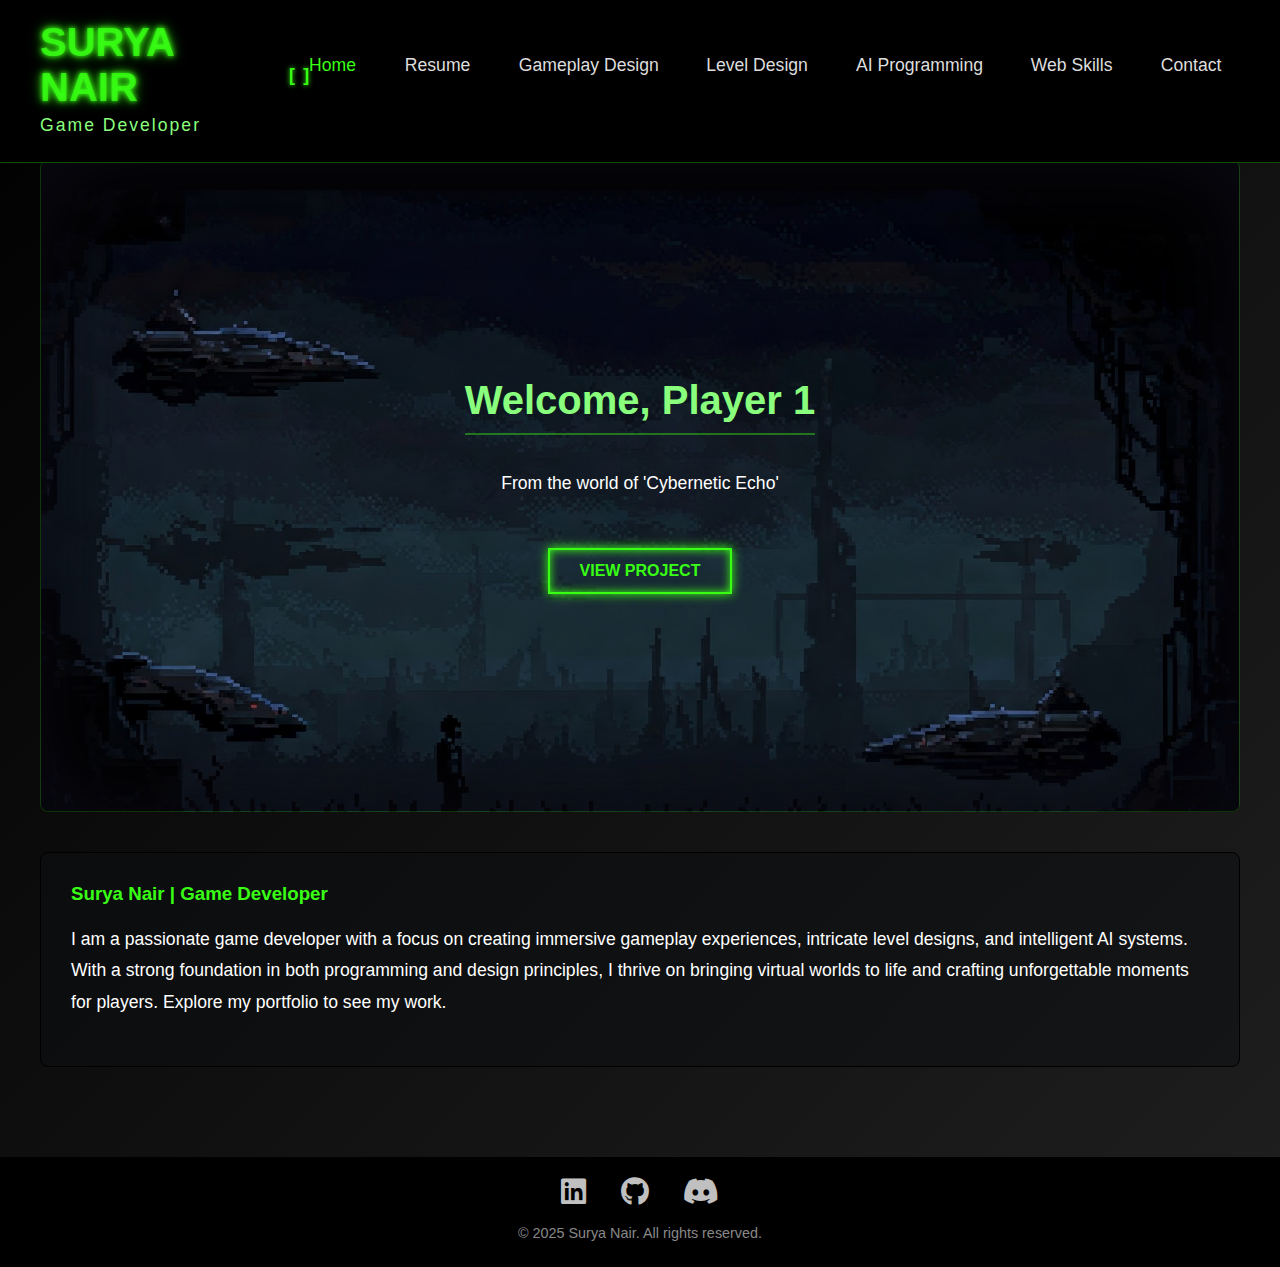
<file: index.html>
<!-- index page Code -->
<!DOCTYPE html>
<html lang="en">
<head>
    <meta charset="UTF-8">
    <meta name="description" content="Surya Nair's portfolio showcasing game development skills in gameplay design, level design, AI programming, and web development.">
    <meta name="keywords" content="Game Developer, Gameplay Design, Level Design, AI Programming, Web Development, Portfolio">
    <meta name="author" content="Surya Nair">
    <meta name="viewport" content="width=device-width, initial-scale=1.0">
    <title>Surya Nair - Game Developer Portfolio</title>
    <!-- The stylesheet link points to the CSS folder at the root level -->
    <link rel="stylesheet" href="CSS/style.css">
    <!-- Website Logo link (Favicon) -->
    <link rel="icon" href="Images/Favicon.png" type="image/png">
</head>

<body>

    <!-- Standard Container class allows for consistent styling -->
    <div class="container">
        <header>
            <div class="logo-container">
                <h1 class="logo-text" data-text="SURYA NAIR">SURYA NAIR</h1> <!-- The 'data-text' attribute is used by CSS for the glitch effect. -->
                <p class="sub-logo-text">Game Developer</p>
            </div>
            <nav>
                <ul>
                    <!-- Links from the index page point directly to other HTML files -->
                    <li><a href="index.html" data-page="home">Home</a></li>
                    <li><a href="Pages/SN_A4_resume.html" data-page="resume">Resume</a></li>
                    <li><a href="Pages/SN_A4_gameplay_skills.html" data-page="gameplay_skills">Gameplay Design</a></li>
                    <li><a href="Pages/SN_A4_leveldesign_skills.html" data-page="leveldesign_skills">Level Design</a></li>
                    <li><a href="Pages/SN_A4_ai_skills.html" data-page="ai_skills">AI Programming</a></li>
                    <li><a href="Pages/SN_A4_web_dev_skills.html" data-page="web_dev_skills">Web Skills</a></li>
                    <li><a href="Pages/SN_A4_contact.html" data-page="contact">Contact</a></li>
                </ul>
            </nav>
        </header>

        <main id="content">
            <!-- Hero Section -->
            <div class="hero-section">
                <div class="hero-text">
                    <h2 class="hero-title glitch" data-text="Welcome, Player 1">Welcome, Player 1</h2>
                    <p class="hero-subheading">From the world of 'Cybernetic Echo'</p>
                    <a href="Pages/SN_A4_gameplay_skills.html" class="download-button">View Project</a>
                </div>
            </div>

            <!-- Introduction Section -->
            <section id="introduction">
                <h3>Surya Nair | Game Developer</h3>
                <p>I am a passionate game developer with a focus on creating immersive gameplay experiences, intricate level designs, and intelligent AI systems. With a strong foundation in both programming and design principles, I thrive on bringing virtual worlds to life and crafting unforgettable moments for players. Explore my portfolio to see my work.</p>
            </section>
        </main>
        
    </div>

    <!-- Footer Section containing various social media icons and links with a copyright notice -->
    <footer>
            <div class="social-icons">
                <a href="https://www.linkedin.com/in/surya-nair-980b522b8" target="_blank" aria-label="LinkedIn"><i class="fab fa-linkedin"></i></a>
                <a href="https://github.com/SuryaNair1002?tab=overview&from=2025-06-01&to=2025-06-09" target="_blank" aria-label="GitHub"><i class="fab fa-github"></i></a>
                <a href="https://discord.gg/dAm7mzSR" target="_blank" aria-label="Discord"><i class="fab fa-discord"></i></a>
            </div>
            <p class="copyright">&copy; 2025 Surya Nair. All rights reserved.</p>
    </footer>

    <!-- The script link points to the JS folder at the root level -->
    <script src="JS/script.js"></script>
</body>
</html>
</file>
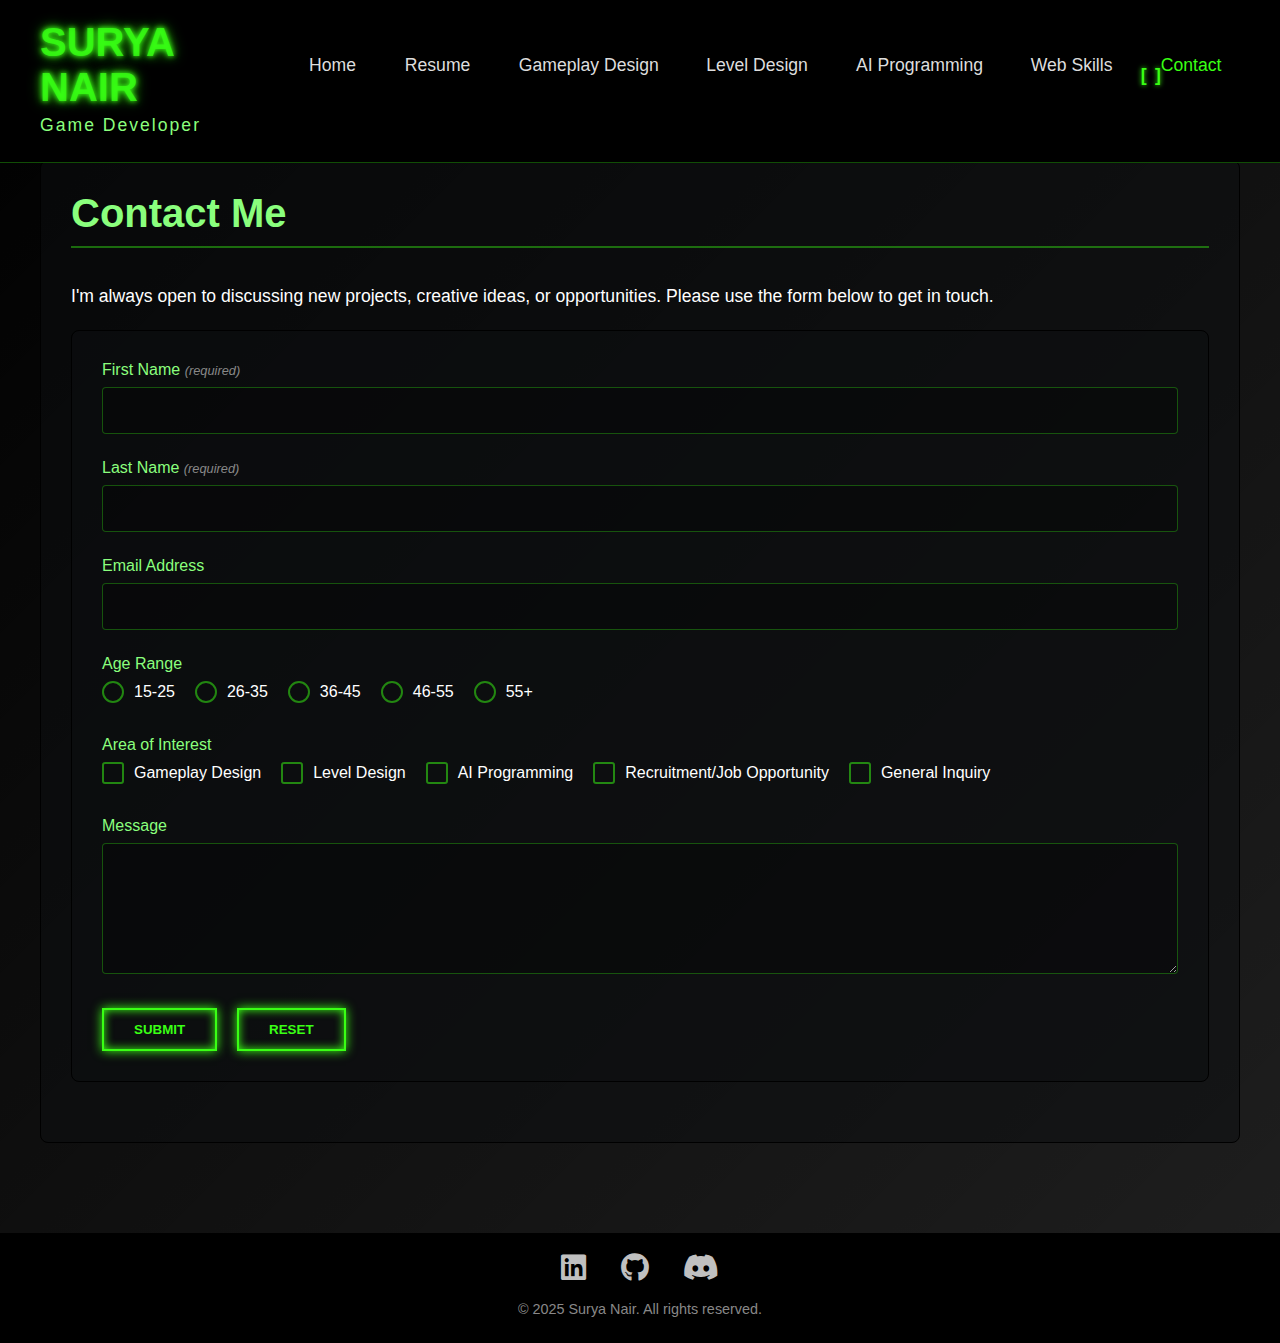
<file: Pages/contact.html>
<!DOCTYPE html>
<html lang="en">
<head>
    <meta charset="UTF-8">
    <meta name="author" content="Surya Nair">
    <meta name="description" content="Contact page for Surya Nair, a game developer. Get in touch for project discussions, creative ideas, or opportunities.">
    <meta name="viewport" content="width=device-width, initial-scale=1.0">
    <title>Contact - Surya Nair</title>
    <!-- Font Awesome is now imported via the CSS file -->
    <link rel="stylesheet" href="../CSS/style.css">
    <link rel="icon" href="../Images/Favicon.png" type="image/png">
</head>
<body>

    <div class="container">
        <header>
            <div class="logo-container">
                <h1 class="logo-text" data-text="SURYA NAIR">SURYA NAIR</h1>
                <p class="sub-logo-text">Game Developer</p>
            </div>
            <nav>
                <ul>
                    <li><a href="../index.html" data-page="home">Home</a></li>
                    <li><a href="resume.html" data-page="resume">Resume</a></li>
                    <li><a href="gameplay_skills.html" data-page="gameplay_skills">Gameplay Design</a></li>
                    <li><a href="leveldesign_skills.html" data-page="leveldesign_skills">Level Design</a></li>
                    <li><a href="ai_skills.html" data-page="ai_skills">AI Programming</a></li>
                    <li><a href="web_dev_skills.html" data-page="web_dev_skills">Web Skills</a></li>
                    <li><a href="contact.html" data-page="contact">Contact</a></li>
                </ul>
            </nav>
        </header>

        <main id="content">
            <!-- START of unique page content -->
            <section id="contact">
                <h2 class="glitch" data-text="Contact Me">Contact Me</h2>
                <p>I'm always open to discussing new projects, creative ideas, or opportunities. Please use the form below to get in touch.</p>
                
                <article class="contact-methods">
                    <form id="contact-form" action="https://formspree.io/f/xkgbjple" method="post">
                        
                        <div class="form-group">
                            <label for="first-name">First Name <span class="required-info">(required)</span></label>
                            <input type="text" id="first-name" name="firstName" maxlength="60">
                        </div>
                        
                        <div class="form-group">
                            <label for="last-name">Last Name <span class="required-info">(required)</span></label>
                            <input type="text" id="last-name" name="lastName" maxlength="60">
                        </div>

                        <div class="form-group">
                            <label for="email">Email Address</label>
                            <input type="email" id="email" name="email" maxlength="60">
                        </div>

                        <!-- CORRECTED HTML Structure for horizontal layout and selection -->
                        <div class="form-group">
                            <label>Age Range</label>
                            <div class="radio-group">
                                <div>
                                    <input type="radio" id="age1" name="ageRange" value="15-25">
                                    <label for="age1">15-25</label>
                                </div>
                                <div>
                                    <input type="radio" id="age2" name="ageRange" value="26-35">
                                    <label for="age2">26-35</label>
                                </div>
                                <div>
                                    <input type="radio" id="age3" name="ageRange" value="36-45">
                                    <label for="age3">36-45</label>
                                </div>
                                <div>
                                    <input type="radio" id="age4" name="ageRange" value="46-55">
                                    <label for="age4">46-55</label>
                                </div>
                                <div>
                                    <input type="radio" id="age5" name="ageRange" value="55+">
                                    <label for="age5">55+</label>
                                </div>
                            </div>
                        </div>

                        <!-- CORRECTED HTML Structure for horizontal layout and selection -->
                        <div class="form-group">
                            <label>Area of Interest</label>
                            <div class="checkbox-group">
                                <div>
                                    <input type="checkbox" id="service1" name="interest" value="gameplay">
                                    <label for="service1">Gameplay Design</label>
                                </div>
                                <div>
                                    <input type="checkbox" id="service2" name="interest" value="level">
                                    <label for="service2">Level Design</label>
                                </div>
                                <div>
                                    <input type="checkbox" id="service3" name="interest" value="ai">
                                    <label for="service3">AI Programming</label>
                                </div>
                                <div>
                                    <input type="checkbox" id="service4" name="interest" value="recruitment">
                                    <label for="service4">Recruitment/Job Opportunity</label>
                                </div>
                                <div>
                                    <input type="checkbox" id="service5" name="interest" value="general">
                                    <label for="service5">General Inquiry</label>
                                </div>
                            </div>
                        </div>

                        <div class="form-group">
                            <label for="message">Message</label>
                            <textarea id="message" name="message" cols="60" rows="5"></textarea>
                        </div>

                        <div class="form-buttons">
                            <button type="submit">Submit</button>
                            <button type="reset">Reset</button>
                        </div>
                    </form>
                </article>
            </section>
            <!-- END of unique page content -->
        </main>
        
    </div>

    <!-- Custom Modal for Validation Alert -->
    <div id="validation-modal" class="modal-overlay">
        <div class="modal-content">
            <h3 id="modal-title">Validation Error</h3>
            <p id="modal-message"></p>
            <button type="button">Close</button>
        </div>
    </div>

     <footer>
            <div class="social-icons">
                <a href="https://www.linkedin.com/in/surya-nair-980b522b8" target="_blank" aria-label="LinkedIn"><i class="fab fa-linkedin"></i></a>
                <a href="https://github.com/SuryaNair1002?tab=overview&from=2025-06-01&to=2025-06-09" target="_blank" aria-label="GitHub"><i class="fab fa-github"></i></a>
                <a href="https://discord.gg/dAm7mzSR" target="_blank" aria-label="Discord"><i class="fab fa-discord"></i></a>
            </div>
            <p class="copyright">&copy; 2025 Surya Nair. All rights reserved.</p>
    </footer>

    <script src="../JS/script.js"></script>
</body>
</html>
</file>
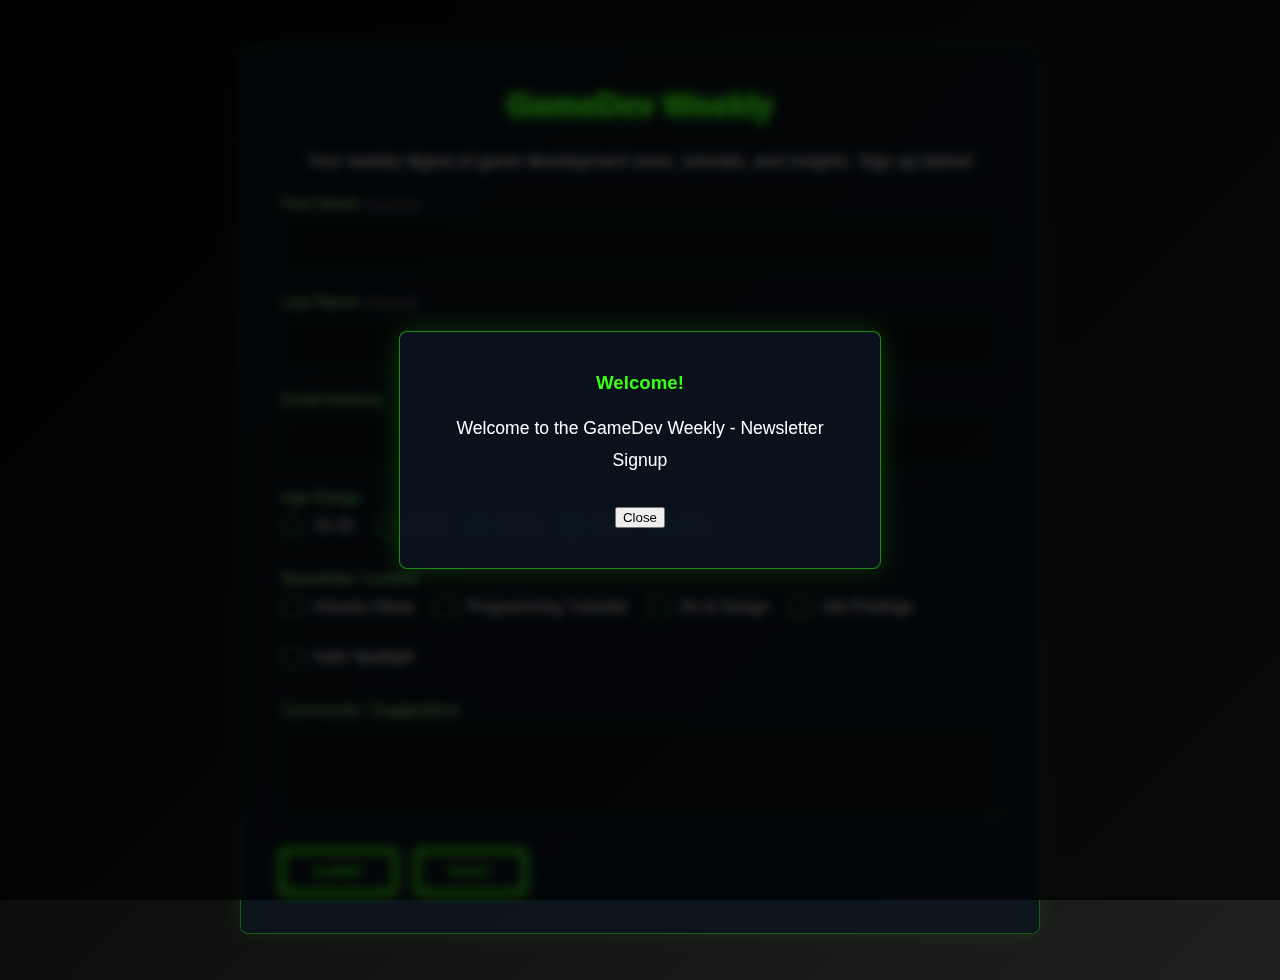
<file: Pages/newsletter_signup.html>
<!DOCTYPE html>
<!-- The 'lang' attribute specifies the document's language, which is important for accessibility and search engines. -->
<html lang="en">
<head>
    <!-- The charset meta tag specifies the character encoding for the document, UTF-8 is standard. -->
    <meta charset="UTF-8">
    <!-- The viewport meta tag controls the layout on mobile browsers, ensuring the site is responsive. -->
    <meta name="viewport" content="width=device-width, initial-scale=1.0">
    <!-- The title of the document, which appears in the browser tab. -->
    <title>GameDev Weekly - Newsletter Signup</title>
    <!-- This link tag connects the HTML document to the external CSS stylesheet for styling. -->
    <link rel="stylesheet" href="../CSS/style.css">
</head>
<!-- The 'signup-page' class allows for specific styling of this page. The body itself contains the form and modal. -->
<body class="signup-page">

    <!-- This is the main container for the form, giving it a stylized box appearance. -->
    <div class="form-container">
        <h1>GameDev Weekly</h1>
        <p style="text-align:center;">Your weekly digest of game development news, tutorials, and insights. Sign up below!</p>
        
        <!-- 
            The <form> element defines where and how to send the user's data.
            - id="signup-form": A unique identifier for the form, used by JavaScript.
            - action="...": The URL where the form data will be sent.
            - method="post": Specifies that the data should be sent using the HTTP POST method, which is standard for submitting data.
            - onsubmit="...": Calls a JavaScript function when the user clicks the submit button. This allows for validation before submission.
        -->
        <form id="signup-form"
              action="https://script.google.com/macros/s/AKfycbxB3V3XZG7pEsY1ueD0Ay-JEa-3KWoLEG9nvxlJ4djUEVqpTwqUGdCCUA1B6w15hfFa/exec"
              method="post"
              onsubmit="return handleSignupSubmit(event)">
            
            <!-- Each 'form-group' div wraps a label and its corresponding input field for styling and organization. -->
            <div class="form-group">
                <!-- The 'for' attribute of the label is linked to the 'id' of the input, which is good for accessibility. -->
                <label for="first-name">First Name <span class="required-info">(required)</span></label>
                <!-- A standard text input for the user's first name. 'maxlength' limits the number of characters. -->
                <input type="text" id="first-name" name="firstName" maxlength="60">
            </div>
            
            <div class="form-group">
                <label for="last-name">Last Name <span class="required-info">(required)</span></label>
                <input type="text" id="last-name" name="lastName" maxlength="60">
            </div>

            <div class="form-group">
                <label for="email">Email Address</label>
                <!-- type="email" provides basic email format validation on some browsers. -->
                <input type="email" id="email" name="email" maxlength="60">
            </div>

            <!-- This section contains the radio buttons for age range selection. -->
            <div class="form-group">
                <label>Age Range</label>
                <div class="radio-group">
                    <!-- Each option is wrapped in a div for horizontal alignment and correct styling. -->
                    <!-- The 'name' attribute is the same for all radio buttons, ensuring only one can be selected at a time. -->
                    <div>
                        <input type="radio" id="age1" name="ageRange" value="15-25">
                        <label for="age1">15-25</label>
                    </div>
                    <div>
                        <input type="radio" id="age2" name="ageRange" value="26-35">
                        <label for="age2">26-35</label>
                    </div>
                    <div>
                        <input type="radio" id="age3" name="ageRange" value="36-45">
                        <label for="age3">36-45</label>
                    </div>
                    <div>
                        <input type="radio" id="age4" name="ageRange" value="46-55">
                        <label for="age4">46-55</label>
                    </div>
                    <div>
                        <input type="radio" id="age5" name="ageRange" value="55+">
                        <label for="age5">55+</label>
                    </div>
                </div>
            </div>

            <!-- This section contains the checkboxes for newsletter topics. -->
            <div class="form-group">
                <label>Newsletter Content</label>
                <div class="checkbox-group">
                    <!-- The 'name' attribute is the same for all checkboxes, so they are grouped together. -->
                    <!-- The 'value' attribute specifies the data that will be sent if the box is checked. -->
                    <div>
                        <input type="checkbox" id="topic1" name="topics" value="industry_news">
                        <label for="topic1">Industry News</label>
                    </div>
                    <div>
                        <input type="checkbox" id="topic2" name="topics" value="programming">
                        <label for="topic2">Programming Tutorials</label>
                    </div>
                    <div>
                        <input type="checkbox" id="topic3" name="topics" value="art_design">
                        <label for="topic3">Art & Design</label>
                    </div>
                    <div>
                        <input type="checkbox" id="topic4" name="topics" value="jobs">
                        <label for="topic4">Job Postings</label>
                    </div>
                    <div>
                        <input type="checkbox" id="topic5" name="topics" value="indie">
                        <label for="topic5">Indie Spotlight</label>
                    </div>
                </div>
            </div>

            <!-- A textarea for longer, multi-line user input. -->
            <div class="form-group">
                <label for="comments">Comments / Suggestions</label>
                <textarea id="comments" name="comments" cols="60" rows="3"></textarea>
            </div>

            <!-- Contains the main action buttons for the form. -->
            <div class="form-buttons">
                <!-- type="submit" is the default button for submitting the form. -->
                <button type="submit">Submit</button>
                <!-- type="reset" clears all user input from the form fields. -->
                <button type="reset">Reset</button>
            </div>
        </form>
    </div>

    <!-- 
        This is the custom modal for displaying alerts (e.g., welcome message or validation errors).
        It is hidden by default and made visible by JavaScript.
    -->
    <div id="alert-modal" class="modal-overlay">
        <div class="modal-content">
            <h3 id="modal-title"></h3>
            <p id="modal-message"></p>
            <button type="button">Close</button>
        </div>
    </div>
    
    <!-- This links to the single, external JavaScript file that controls all site interactivity. -->
    <script src="../JS/script.js"></script>

</body>
</html>
</file>
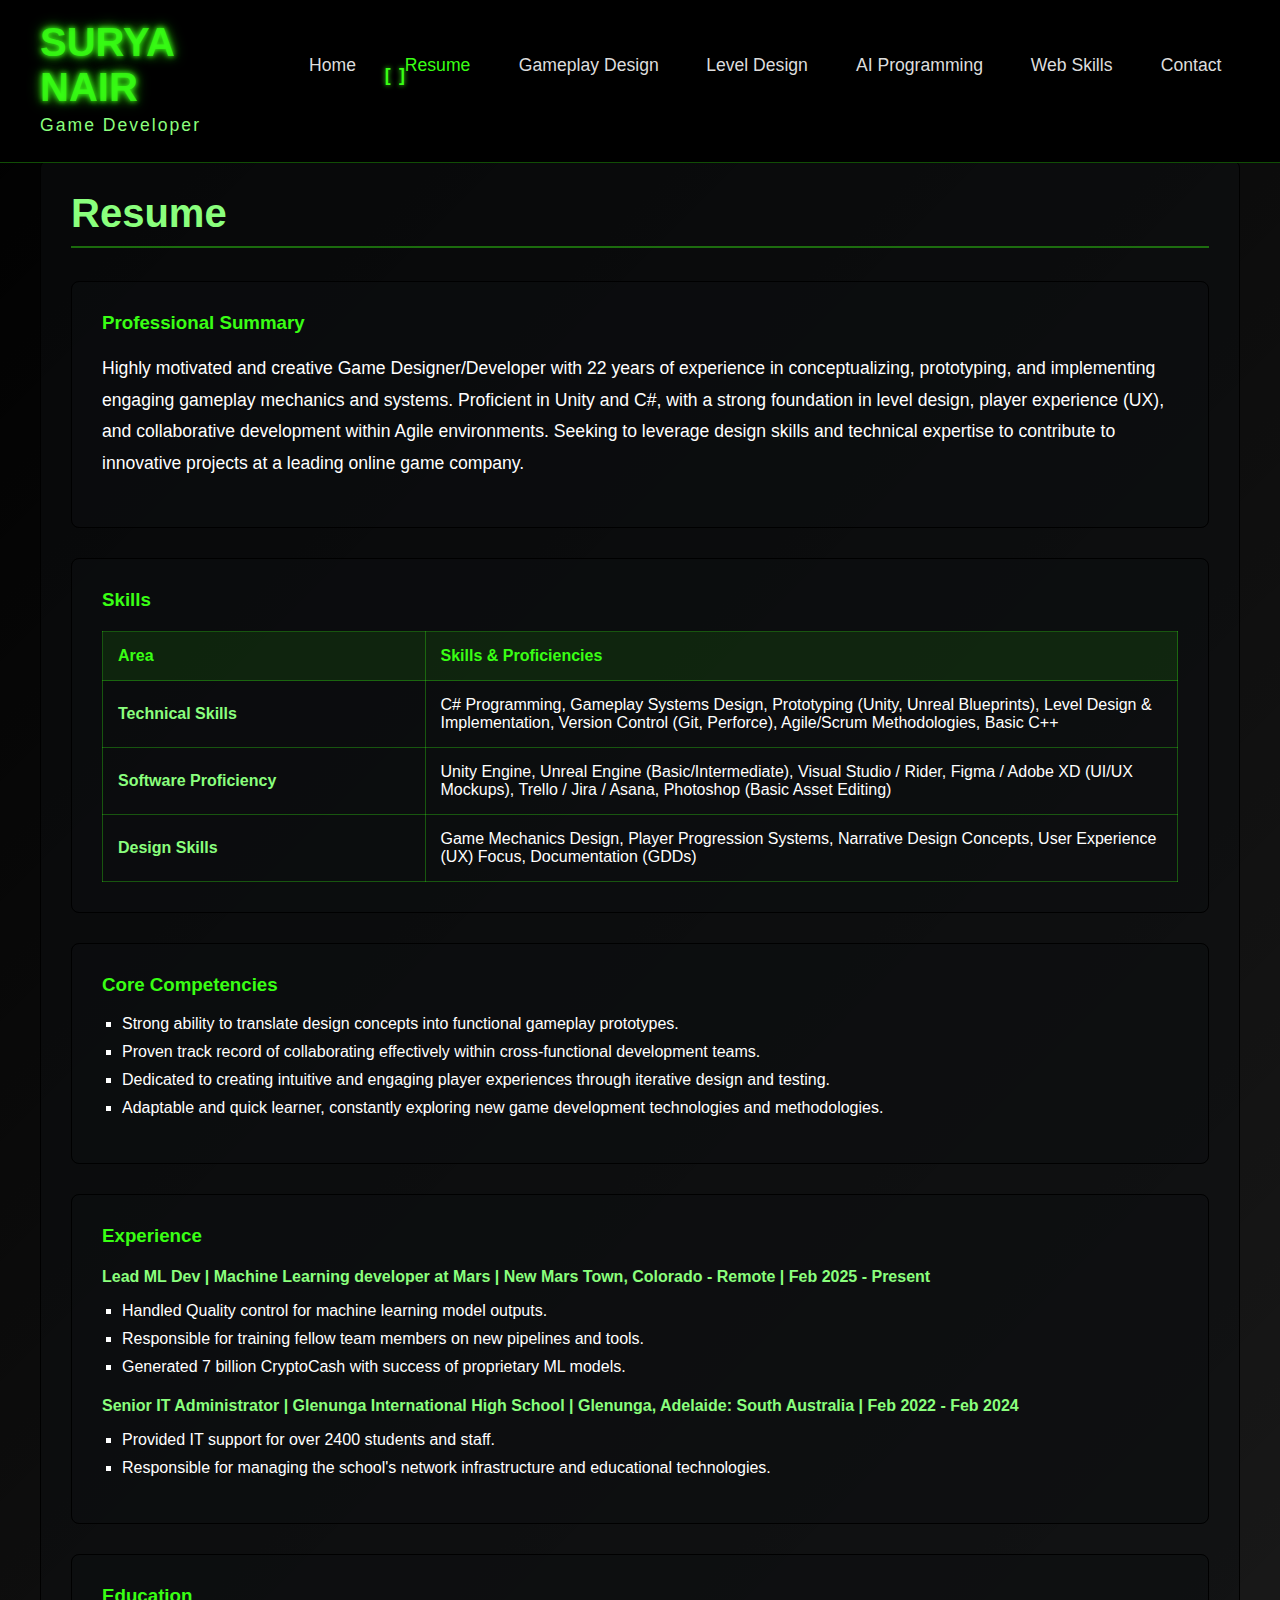
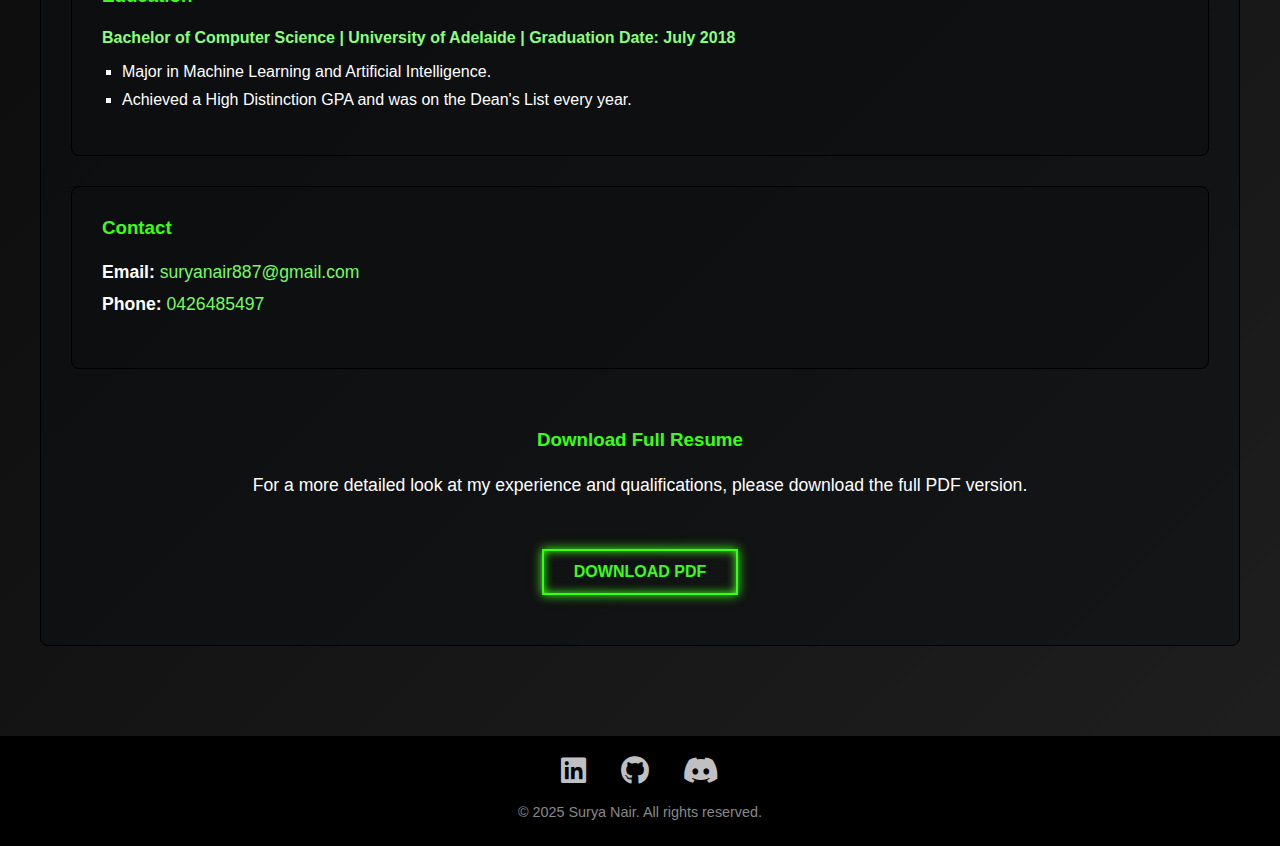
<file: Pages/resume.html>
<!DOCTYPE html>
<html lang="en">
<head>
    <meta charset="UTF-8">
    <meta name="viewport" content="width=device-width, initial-scale=1.0">
    <title>Resume - Surya Nair</title>
    <!-- Link to the external stylesheet -->
    <link rel="stylesheet" href="../CSS/style.css">
    <link rel="icon" href="../Images/Favicon.png" type="image/png">
</head>
<body>

    <div class="container">
        <header>
            <div class="logo-container">
                <h1 class="logo-text" data-text="SURYA NAIR">SURYA NAIR</h1>
                <p class="sub-logo-text">Game Developer</p>
            </div>
            <nav>
                <ul>
                    <li><a href="../index.html" data-page="home">Home</a></li>
                    <li><a href="resume.html" data-page="resume">Resume</a></li>
                    <li><a href="gameplay_skills.html" data-page="gameplay_skills">Gameplay Design</a></li>
                    <li><a href="leveldesign_skills.html" data-page="leveldesign_skills">Level Design</a></li>
                    <li><a href="ai_skills.html" data-page="ai_skills">AI Programming</a></li>
                    <li><a href="web_dev_skills.html" data-page="web_dev_skills">Web Skills</a></li>
                    <li><a href="contact.html" data-page="contact">Contact</a></li>
                </ul>
            </nav>
        </header>

        <main id="content">
            <!-- START of unique page content -->
            <section id="resume-content">
                <h2 class="glitch" data-text="Resume">Resume</h2>
                
                <article class="resume-section">
                    <h3>Professional Summary</h3>
                    <p>Highly motivated and creative Game Designer/Developer with 22 years of experience in conceptualizing, prototyping, and implementing engaging gameplay mechanics and systems. Proficient in Unity and C#, with a strong foundation in level design, player experience (UX), and collaborative development within Agile environments. Seeking to leverage design skills and technical expertise to contribute to innovative projects at a leading online game company.</p>
                </article>

                <article class="resume-section">
                    <h3>Skills</h3>
                    <table class="skills-table">
                        <thead>
                            <tr>
                                <th>Area</th>
                                <th>Skills & Proficiencies</th>
                            </tr>
                        </thead>
                        <tbody>
                            <tr>
                                <td>Technical Skills</td>
                                <td>C# Programming, Gameplay Systems Design, Prototyping (Unity, Unreal Blueprints), Level Design & Implementation, Version Control (Git, Perforce), Agile/Scrum Methodologies, Basic C++</td>
                            </tr>
                            <tr>
                                <td>Software Proficiency</td>
                                <td>Unity Engine, Unreal Engine (Basic/Intermediate), Visual Studio / Rider, Figma / Adobe XD (UI/UX Mockups), Trello / Jira / Asana, Photoshop (Basic Asset Editing)</td>
                            </tr>
                            <tr>
                                <td>Design Skills</td>
                                <td>Game Mechanics Design, Player Progression Systems, Narrative Design Concepts, User Experience (UX) Focus, Documentation (GDDs)</td>
                            </tr>
                        </tbody>
                    </table>
                </article>

                <article class="resume-section">
                    <h3>Core Competencies</h3>
                    <ul>
                        <li>Strong ability to translate design concepts into functional gameplay prototypes.</li>
                        <li>Proven track record of collaborating effectively within cross-functional development teams.</li>
                        <li>Dedicated to creating intuitive and engaging player experiences through iterative design and testing.</li>
                        <li>Adaptable and quick learner, constantly exploring new game development technologies and methodologies.</li>
                    </ul>
                </article>

                <article class="resume-section">
                    <h3>Experience</h3>
                    <h4>Lead ML Dev | Machine Learning developer at Mars | New Mars Town, Colorado - Remote | Feb 2025 - Present</h4>
                    <ul>
                        <li>Handled Quality control for machine learning model outputs.</li>
                        <li>Responsible for training fellow team members on new pipelines and tools.</li>
                        <li>Generated 7 billion CryptoCash with success of proprietary ML models.</li>
                    </ul>
                    <h4>Senior IT Administrator | Glenunga International High School | Glenunga, Adelaide: South Australia | Feb 2022 - Feb 2024</h4>
                    <ul>
                        <li>Provided IT support for over 2400 students and staff.</li>
                        <li>Responsible for managing the school's network infrastructure and educational technologies.</li>
                    </ul>
                </article>
                
                <article class="resume-section">
                    <h3>Education</h3>
                    <h4>Bachelor of Computer Science | University of Adelaide | Graduation Date: July 2018</h4>
                    <ul>
                        <li>Major in Machine Learning and Artificial Intelligence.</li>
                        <li>Achieved a High Distinction GPA and was on the Dean's List every year.</li>
                    </ul>
                </article>

                <article class="resume-section" id="contact-info">
                    <h3>Contact</h3>
                    <p><strong>Email:</strong><a href="mailto:suryanair887@gmail.com"> suryanair887@gmail.com</a><br>
                    <strong>Phone:</strong><a href="tel:0426485497"> 0426485497</a></p>
                </article>
                
                <article class="download-section">
                    <h3>Download Full Resume</h3>
                    <p>For a more detailed look at my experience and qualifications, please download the full PDF version.</p>
                    <a href="../Documents/Resume.pdf" class="download-button" target="_blank" download="Resume.pdf">Download PDF</a>
                </article>
        
            </section>
            <!-- END of unique page content -->
        </main>
        
    </div>

     <footer>
            <div class="social-icons">
                <a href="https://www.linkedin.com/in/surya-nair-980b522b8" target="_blank" aria-label="LinkedIn"><i class="fab fa-linkedin"></i></a>
                <a href="https://github.com/SuryaNair1002?tab=overview&from=2025-06-01&to=2025-06-09" target="_blank" aria-label="GitHub"><i class="fab fa-github"></i></a>
                <a href="https://discord.gg/dAm7mzSR" target="_blank" aria-label="Discord"><i class="fab fa-discord"></i></a>
            </div>
            <p class="copyright">&copy; 2025 Surya Nair. All rights reserved.</p>
    </footer>
    
    <!-- Link to the external JavaScript file -->
    <script src="../JS/script.js"></script>
</body>
</html>
</file>
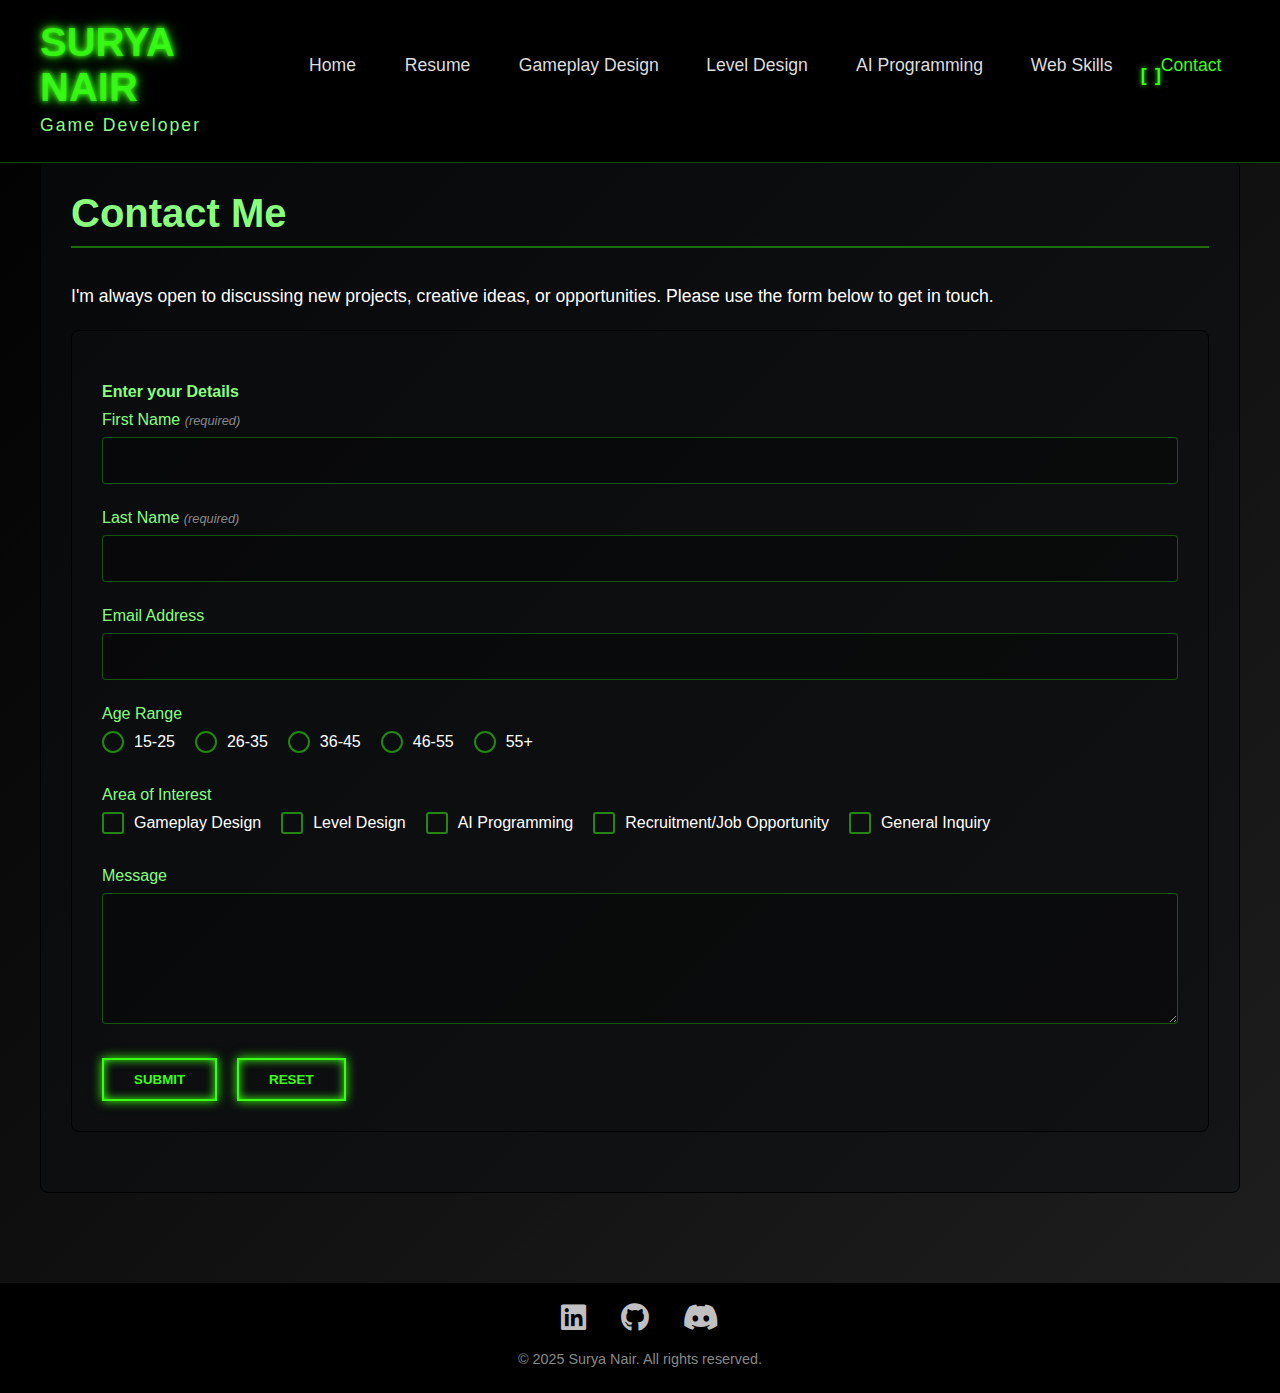
<file: Pages/SN_A4_contact.html>
<!DOCTYPE html>
<html lang="en">
<head>
    <meta charset="UTF-8">
    <meta name="author" content="Surya Nair">
    <meta name="description" content="Contact page for Surya Nair, a game developer. Get in touch for project discussions, creative ideas, or opportunities.">
    <meta name="viewport" content="width=device-width, initial-scale=1.0">
    <title>Contact - Surya Nair</title>
    <!-- Font Awesome is now imported via the CSS file -->
    <link rel="stylesheet" href="../CSS/style.css">
    <link rel="icon" href="../Images/Favicon.png" type="image/png">
</head>
<body>

    <div class="container">
        <header>
            <div class="logo-container">
                <h1 class="logo-text" data-text="SURYA NAIR">SURYA NAIR</h1>
                <p class="sub-logo-text">Game Developer</p>
            </div>
            <nav>
                <ul>
                    <li><a href="../index.html" data-page="home">Home</a></li>
                    <li><a href="SN_A4_resume.html" data-page="resume">Resume</a></li>
                    <li><a href="SN_A4_gameplay_skills.html" data-page="gameplay_skills">Gameplay Design</a></li>
                    <li><a href="SN_A4_leveldesign_skills.html" data-page="leveldesign_skills">Level Design</a></li>
                    <li><a href="SN_A4_ai_skills.html" data-page="ai_skills">AI Programming</a></li>
                    <li><a href="SN_A4_web_dev_skills.html" data-page="web_dev_skills">Web Skills</a></li>
                    <li><a href="SN_A4_contact.html" data-page="contact">Contact</a></li>
                </ul>
            </nav>
        </header>

        <main id="content">
            <!-- START of unique page content -->
            <section id="contact">
                <h2 class="glitch" data-text="Contact Me">Contact Me</h2>
                <p>I'm always open to discussing new projects, creative ideas, or opportunities. Please use the form below to get in touch.</p>
                <article class="contact-methods">
                    <form id="contact-form" action="https://formspree.io/f/xkgbjple" method="post">
                        <h4>Enter your Details</h4>
                        <div class="form-group">
                            <label for="first-name">First Name <span class="required-info">(required)</span></label>
                            <input type="text" id="first-name" name="firstName" maxlength="60">
                        </div>
                        
                        <div class="form-group">
                            <label for="last-name">Last Name <span class="required-info">(required)</span></label>
                            <input type="text" id="last-name" name="lastName" maxlength="60">
                        </div>

                        <div class="form-group">
                            <label for="email">Email Address</label>
                            <input type="email" id="email" name="email" maxlength="60">
                        </div>

                        <!-- CORRECTED HTML Structure for horizontal layout and selection -->
                        <div class="form-group">
                            <label>Age Range</label>
                            <div class="radio-group">
                                <div>
                                    <input type="radio" id="age1" name="ageRange" value="15-25">
                                    <label for="age1">15-25</label>
                                </div>
                                <div>
                                    <input type="radio" id="age2" name="ageRange" value="26-35">
                                    <label for="age2">26-35</label>
                                </div>
                                <div>
                                    <input type="radio" id="age3" name="ageRange" value="36-45">
                                    <label for="age3">36-45</label>
                                </div>
                                <div>
                                    <input type="radio" id="age4" name="ageRange" value="46-55">
                                    <label for="age4">46-55</label>
                                </div>
                                <div>
                                    <input type="radio" id="age5" name="ageRange" value="55+">
                                    <label for="age5">55+</label>
                                </div>
                            </div>
                        </div>

                        <!-- CORRECTED HTML Structure for horizontal layout and selection -->
                        <div class="form-group">
                            <label>Area of Interest</label>
                            <div class="checkbox-group">
                                <div>
                                    <input type="checkbox" id="service1" name="interest" value="gameplay">
                                    <label for="service1">Gameplay Design</label>
                                </div>
                                <div>
                                    <input type="checkbox" id="service2" name="interest" value="level">
                                    <label for="service2">Level Design</label>
                                </div>
                                <div>
                                    <input type="checkbox" id="service3" name="interest" value="ai">
                                    <label for="service3">AI Programming</label>
                                </div>
                                <div>
                                    <input type="checkbox" id="service4" name="interest" value="recruitment">
                                    <label for="service4">Recruitment/Job Opportunity</label>
                                </div>
                                <div>
                                    <input type="checkbox" id="service5" name="interest" value="general">
                                    <label for="service5">General Inquiry</label>
                                </div>
                            </div>
                        </div>

                        <div class="form-group">
                            <label for="message">Message</label>
                            <textarea id="message" name="message" cols="60" rows="5"></textarea>
                        </div>

                        <div class="form-buttons">
                            <button type="submit">Submit</button>
                            <button type="reset">Reset</button>
                        </div>
                    </form>
                </article>
            </section>
            <!-- END of unique page content -->
        </main>
        
    </div>

    <!-- Custom Modal for Validation Alert -->
    <div id="validation-modal" class="modal-overlay">
        <div class="modal-content">
            <h3 id="modal-title">Validation Error</h3>
            <p id="modal-message"></p>
            <button type="button">Close</button>
        </div>
    </div>

     <footer>
            <div class="social-icons">
                <a href="https://www.linkedin.com/in/surya-nair-980b522b8" target="_blank" aria-label="LinkedIn"><i class="fab fa-linkedin"></i></a>
                <a href="https://github.com/SuryaNair1002?tab=overview&from=2025-06-01&to=2025-06-09" target="_blank" aria-label="GitHub"><i class="fab fa-github"></i></a>
                <a href="https://discord.gg/dAm7mzSR" target="_blank" aria-label="Discord"><i class="fab fa-discord"></i></a>
            </div>
            <p class="copyright">&copy; 2025 Surya Nair. All rights reserved.</p>
    </footer>

    <script src="../JS/script.js"></script>
</body>
</html>
</file>
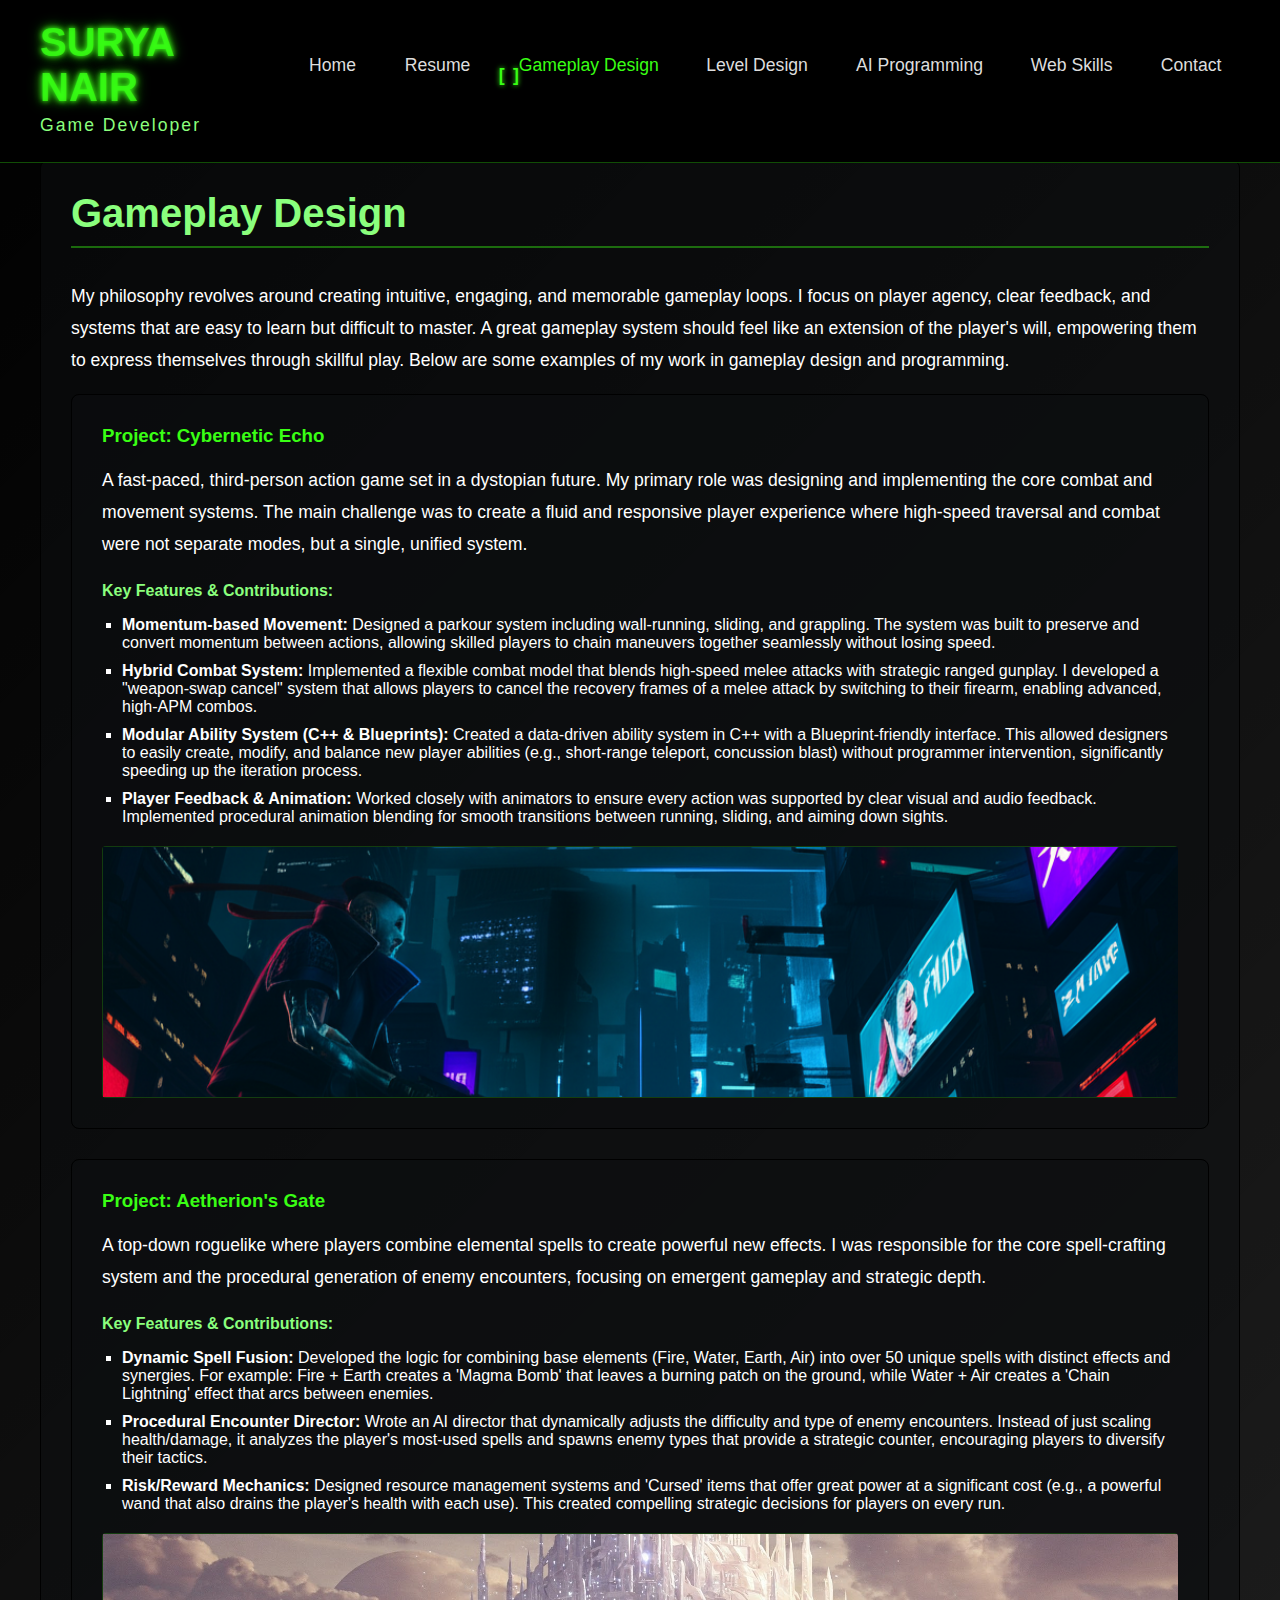
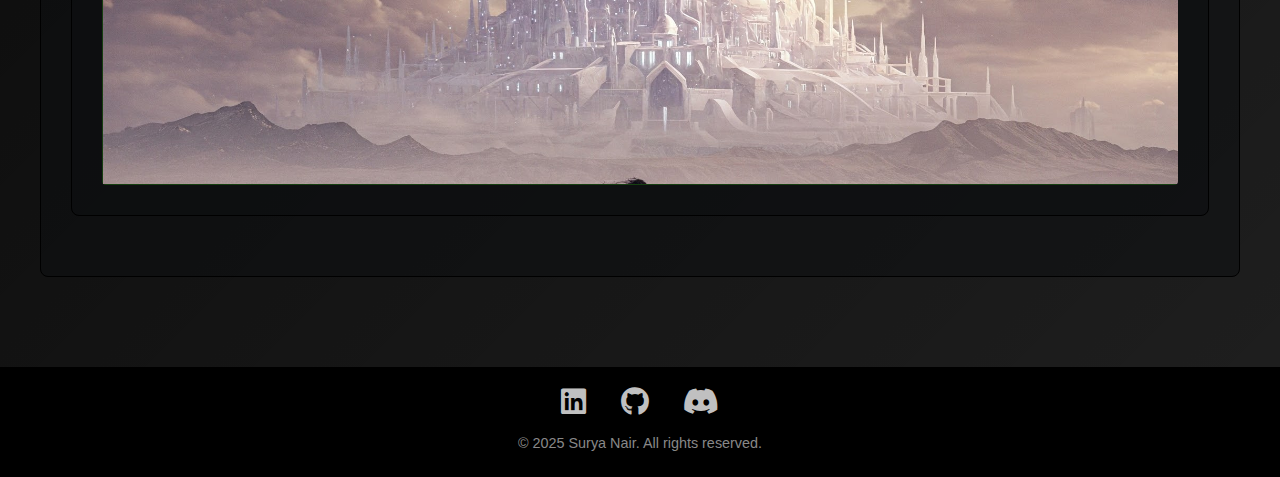
<file: Pages/SN_A4_gameplay_skills.html>
<!-- Gameplay Skills Page showcasing expertise in gameplay design and related areas -->
<!DOCTYPE html>
<html lang="en">
<head>
    <meta charset="UTF-8">
    <meta name="description" content="Gameplay Design skills of Surya Nair, focusing on creating engaging and intuitive gameplay experiences through innovative systems and mechanics.">
    <meta name="author" content="Surya Nair">
    <meta name="keywords" content="Game Developer, Gameplay Design, Level Design, AI Programming, Web Development, Portfolio">
    <meta name="viewport" content="width=device-width, initial-scale=1.0">
    <title>Gameplay Design - Surya Nair</title>
    <link rel="stylesheet" href="../CSS/style.css">
    <link rel="icon" href="../Images/Favicon.png" type="image/png">
</head>

<body>

    <div class="container">
        <header>
            <div class="logo-container">
                <h1 class="logo-text" data-text="SURYA NAIR">SURYA NAIR</h1>
                <p class="sub-logo-text">Game Developer</p>
            </div>
            <nav>
                <ul>
                    <li><a href="../index.html" data-page="home">Home</a></li>
                    <li><a href="SN_A4_resume.html" data-page="resume">Resume</a></li>
                    <li><a href="SN_A4_gameplay_skills.html" data-page="gameplay_skills">Gameplay Design</a></li>
                    <li><a href="SN_A4_leveldesign_skills.html" data-page="leveldesign_skills">Level Design</a></li>
                    <li><a href="SN_A4_ai_skills.html" data-page="ai_skills">AI Programming</a></li>
                    <li><a href="SN_A4_web_dev_skills.html" data-page="web_dev_skills">Web Skills</a></li>
                    <li><a href="SN_A4_contact.html" data-page="contact">Contact</a></li>
                </ul>
            </nav>
        </header>

        <main id="content">
            <!-- START of unique page content -->
            <section id="gameplay-design">
                <h2 class="glitch" data-text="Gameplay Design">Gameplay Design</h2>
                <p>My philosophy revolves around creating intuitive, engaging, and memorable gameplay loops. I focus on player agency, clear feedback, and systems that are easy to learn but difficult to master. A great gameplay system should feel like an extension of the player's will, empowering them to express themselves through skillful play. Below are some examples of my work in gameplay design and programming.</p>
                
                <article class="project">
                    <h3>Project: Cybernetic Echo</h3>
                    <p>A fast-paced, third-person action game set in a dystopian future. My primary role was designing and implementing the core combat and movement systems. The main challenge was to create a fluid and responsive player experience where high-speed traversal and combat were not separate modes, but a single, unified system.</p>
                    <h4>Key Features & Contributions:</h4>
                    <ul>
                        <li><strong>Momentum-based Movement:</strong> Designed a parkour system including wall-running, sliding, and grappling. The system was built to preserve and convert momentum between actions, allowing skilled players to chain maneuvers together seamlessly without losing speed.</li>
                        <li><strong>Hybrid Combat System:</strong> Implemented a flexible combat model that blends high-speed melee attacks with strategic ranged gunplay. I developed a "weapon-swap cancel" system that allows players to cancel the recovery frames of a melee attack by switching to their firearm, enabling advanced, high-APM combos.</li>
                        <li><strong>Modular Ability System (C++ & Blueprints):</strong> Created a data-driven ability system in C++ with a Blueprint-friendly interface. This allowed designers to easily create, modify, and balance new player abilities (e.g., short-range teleport, concussion blast) without programmer intervention, significantly speeding up the iteration process.</li>
                        <li><strong>Player Feedback & Animation:</strong> Worked closely with animators to ensure every action was supported by clear visual and audio feedback. Implemented procedural animation blending for smooth transitions between running, sliding, and aiming down sights.</li>
                    </ul>
                    <!-- Project Image-->
                    <div class="image-container">
                        <img src="../Images/cybernetic.png" alt="Cybernetic Echo Gameplay" class="project-image">
                        <!-- Initial cropped image is able to be expanded to be viewed in full form if desired -->
                        <div class="expand-text"><i class="fas fa-expand"></i> Click to Expand</div>
                    </div>
                </article>

                <article class="project">
                    <h3>Project: Aetherion's Gate</h3>
                    <p>A top-down roguelike where players combine elemental spells to create powerful new effects. I was responsible for the core spell-crafting system and the procedural generation of enemy encounters, focusing on emergent gameplay and strategic depth.</p>
                    <h4>Key Features & Contributions:</h4>
                    <ul>
                        <li><strong>Dynamic Spell Fusion:</strong> Developed the logic for combining base elements (Fire, Water, Earth, Air) into over 50 unique spells with distinct effects and synergies. For example: Fire + Earth creates a 'Magma Bomb' that leaves a burning patch on the ground, while Water + Air creates a 'Chain Lightning' effect that arcs between enemies.</li>
                        <li><strong>Procedural Encounter Director:</strong> Wrote an AI director that dynamically adjusts the difficulty and type of enemy encounters. Instead of just scaling health/damage, it analyzes the player's most-used spells and spawns enemy types that provide a strategic counter, encouraging players to diversify their tactics.</li>
                        <li><strong>Risk/Reward Mechanics:</strong> Designed resource management systems and 'Cursed' items that offer great power at a significant cost (e.g., a powerful wand that also drains the player's health with each use). This created compelling strategic decisions for players on every run.</li>
                    </ul>
                    <div class="image-container">
                        <img src="../Images/aether.jpeg" alt="Aetherion's Gate Gameplay" class="project-image">
                        <div class="expand-text"><i class="fas fa-expand"></i> Click to Expand</div>
                    </div>
                </article>

            </section>
            <!-- END of unique page content -->
        </main>
        
    </div>

     <footer>
            <div class="social-icons">
                <a href="https://www.linkedin.com/in/surya-nair-980b522b8" target="_blank" aria-label="LinkedIn"><i class="fab fa-linkedin"></i></a>
                <a href="https://github.com/SuryaNair1002?tab=overview&from=2025-06-01&to=2025-06-09" target="_blank" aria-label="GitHub"><i class="fab fa-github"></i></a>
                <a href="https://discord.gg/dAm7mzSR" target="_blank" aria-label="Discord"><i class="fab fa-discord"></i></a>
            </div>
            <p class="copyright">&copy; 2025 Surya Nair. All rights reserved.</p>
    </footer>

    <!-- Image Modal for expanded project images (See style.css for further details) -->
    <div id="image-modal" class="image-modal-overlay">
        <img id="modal-image-content" src="[data-uri]" alt="Expanded Gameplay Image"> <!-- placeholder image, to be dynamically replaced by JavaScript -->
    </div>

    <script src="../JS/script.js"></script>
</body>
</html>
</file>
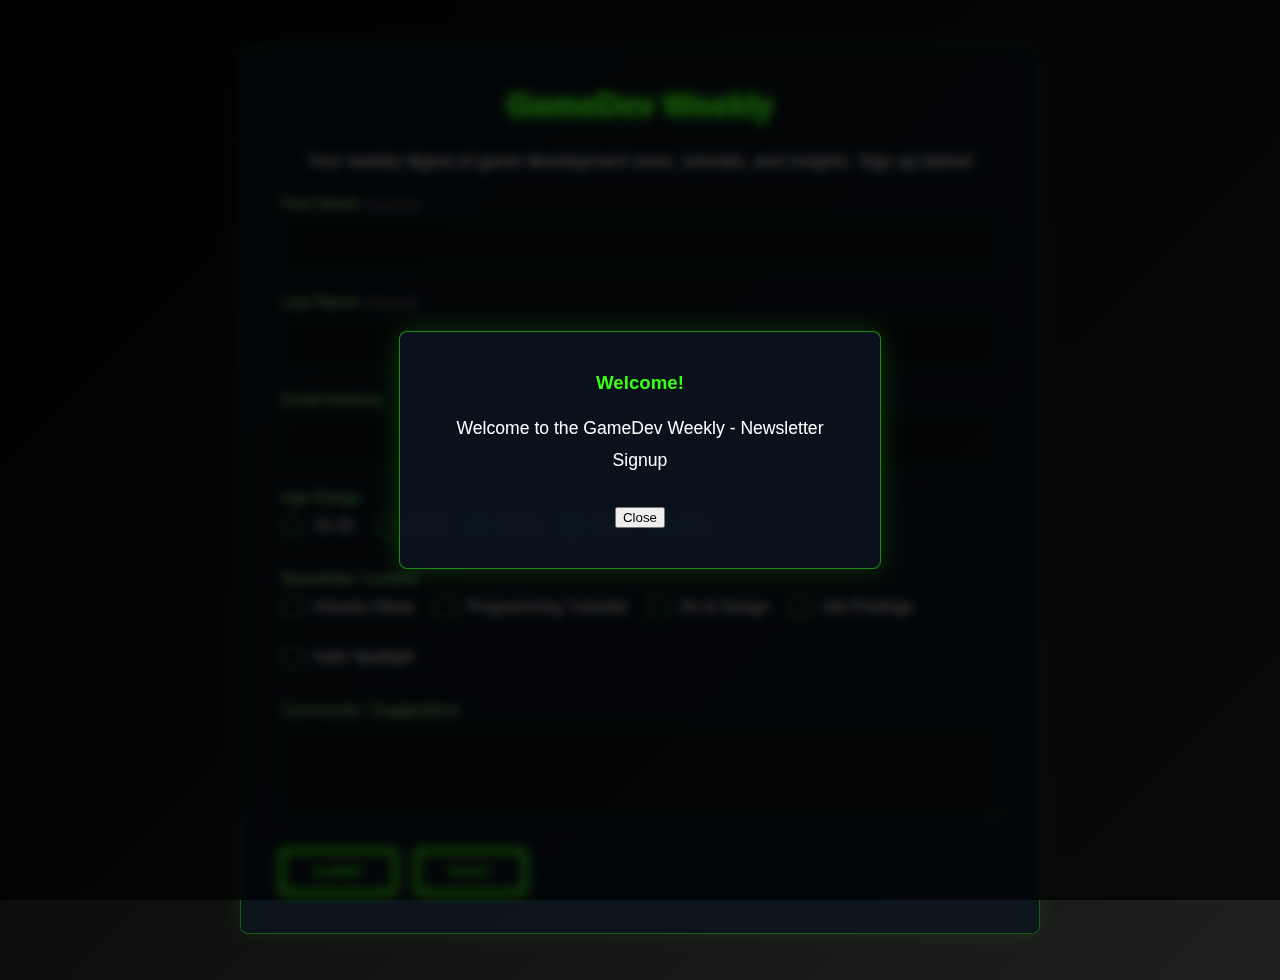
<file: Pages/SN_A4_newsletter_signup.html>
<!DOCTYPE html>
<html lang="en">
<head>
    <meta charset="UTF-8">
    <meta name="description" content="Sign up for the GameDev Weekly newsletter to receive the latest game development news, tutorials, and insights directly to your inbox.">
    <meta name="keywords" content="GameDev, Newsletter, Game Development, Tutorials, News, Sign Up">
    <meta name="author" content="Surya Nair">
    <meta name="viewport" content="width=device-width, initial-scale=1.0">
    <title>GameDev Weekly - Newsletter Signup</title>
    <link rel="stylesheet" href="../CSS/style.css">
</head>
<!-- The 'signup-page' class allows for specific styling of this page. The body itself contains the form and modal. -->
<body class="signup-page">

    <!-- This is the main container for the form, giving it a stylized box appearance. -->
    <div class="form-container">
        <h1>GameDev Weekly</h1>
        <p style="text-align:center;">Your weekly digest of game development news, tutorials, and insights. Sign up below!</p>
        
        <!-- 
            The <form> element defines where and how to send the user's data.
            - id="signup-form": A unique identifier for the form, used by JavaScript.
            - action="...": The URL where the form data will be sent.
            - method="post": Specifies that the data should be sent using the HTTP POST method, which is standard for submitting data.
            - onsubmit="...": Calls a JavaScript function when the user clicks the submit button. This allows for validation before submission.
        -->
        <form id="signup-form"
              action="https://script.google.com/macros/s/AKfycbxB3V3XZG7pEsY1ueD0Ay-JEa-3KWoLEG9nvxlJ4djUEVqpTwqUGdCCUA1B6w15hfFa/exec"
              method="post">
            
            <!-- Each 'form-group' div wraps a label and its corresponding input field for styling and organization. -->
            <div class="form-group">
                <!-- The 'for' attribute of the label is linked to the 'id' of the input, which is good for accessibility. -->
                <label for="first-name">First Name <span class="required-info">(required)</span></label>
                <!-- A standard text input for the user's first name. 'maxlength' limits the number of characters. -->
                <input type="text" id="first-name" name="firstName" maxlength="60">
            </div>
            
            <div class="form-group">
                <label for="last-name">Last Name <span class="required-info">(required)</span></label>
                <input type="text" id="last-name" name="lastName" maxlength="60">
            </div>

            <div class="form-group">
                <label for="email">Email Address</label>
                <!-- type="email" provides basic email format validation on some browsers. -->
                <input type="email" id="email" name="email" maxlength="60">
            </div>

            <!-- This section contains the radio buttons for age range selection. -->
            <div class="form-group">
                <label>Age Range</label>
                <div class="radio-group">
                    <!-- Each option is wrapped in a div for horizontal alignment and correct styling. -->
                    <!-- The 'name' attribute is the same for all radio buttons, ensuring only one can be selected at a time. -->
                    <div>
                        <input type="radio" id="age1" name="ageRange" value="15-25">
                        <label for="age1">15-25</label>
                    </div>
                    <div>
                        <input type="radio" id="age2" name="ageRange" value="26-35">
                        <label for="age2">26-35</label>
                    </div>
                    <div>
                        <input type="radio" id="age3" name="ageRange" value="36-45">
                        <label for="age3">36-45</label>
                    </div>
                    <div>
                        <input type="radio" id="age4" name="ageRange" value="46-55">
                        <label for="age4">46-55</label>
                    </div>
                    <div>
                        <input type="radio" id="age5" name="ageRange" value="55+">
                        <label for="age5">55+</label>
                    </div>
                </div>
            </div>

            <!-- This section contains the checkboxes for newsletter topics. -->
            <div class="form-group">
                <label>Newsletter Content</label>
                <div class="checkbox-group">
                    <!-- The 'name' attribute is the same for all checkboxes, so they are grouped together. -->
                    <!-- The 'value' attribute specifies the data that will be sent if the box is checked. -->
                    <div>
                        <input type="checkbox" id="topic1" name="topics" value="industry_news">
                        <label for="topic1">Industry News</label>
                    </div>
                    <div>
                        <input type="checkbox" id="topic2" name="topics" value="programming">
                        <label for="topic2">Programming Tutorials</label>
                    </div>
                    <div>
                        <input type="checkbox" id="topic3" name="topics" value="art_design">
                        <label for="topic3">Art & Design</label>
                    </div>
                    <div>
                        <input type="checkbox" id="topic4" name="topics" value="jobs">
                        <label for="topic4">Job Postings</label>
                    </div>
                    <div>
                        <input type="checkbox" id="topic5" name="topics" value="indie">
                        <label for="topic5">Indie Spotlight</label>
                    </div>
                </div>
            </div>

            <!-- A textarea for longer, multi-line user input. -->
            <div class="form-group">
                <label for="comments">Comments / Suggestions</label>
                <textarea id="comments" name="comments" cols="60" rows="3"></textarea>
            </div>

            <!-- Contains the main action buttons for the form. -->
            <div class="form-buttons">
                <!-- type="submit" is the default button for submitting the form. -->
                <button type="submit">Submit</button>
                <!-- type="reset" clears all user input from the form fields. -->
                <button type="reset">Reset</button>
            </div>
        </form>
    </div>

    <!-- 
        This is the custom modal for displaying alerts (e.g., welcome message or validation errors).
        It is hidden by default and made visible by JavaScript.
    -->
    <div id="alert-modal" class="modal-overlay">
        <div class="modal-content">
            <h3 id="modal-title">Welcome!</h3>
            <p id="modal-message"></p>
            <button type="button">Close</button>
        </div>
    </div>
    
    <!-- This links to the single, external JavaScript file that controls all site interactivity. -->
    <script src="../JS/script.js"></script>

</body>
</html>
</file>
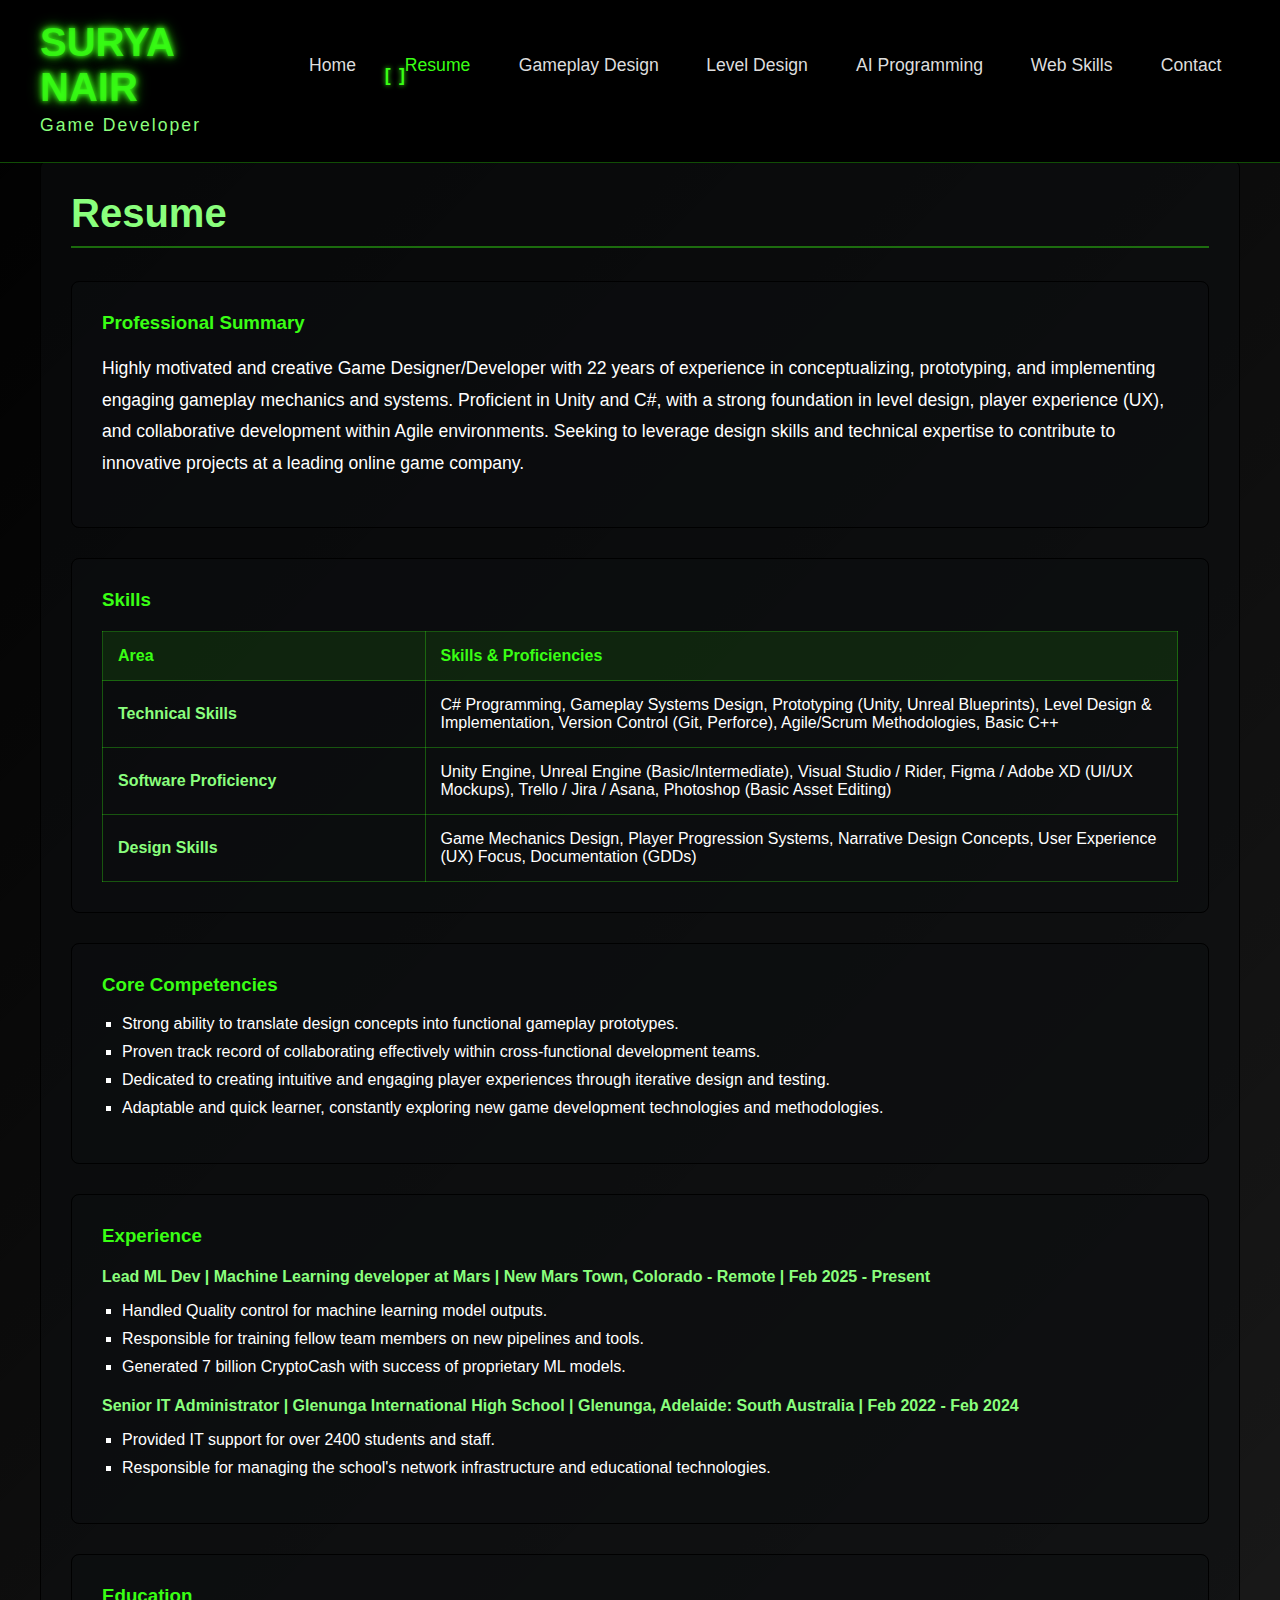
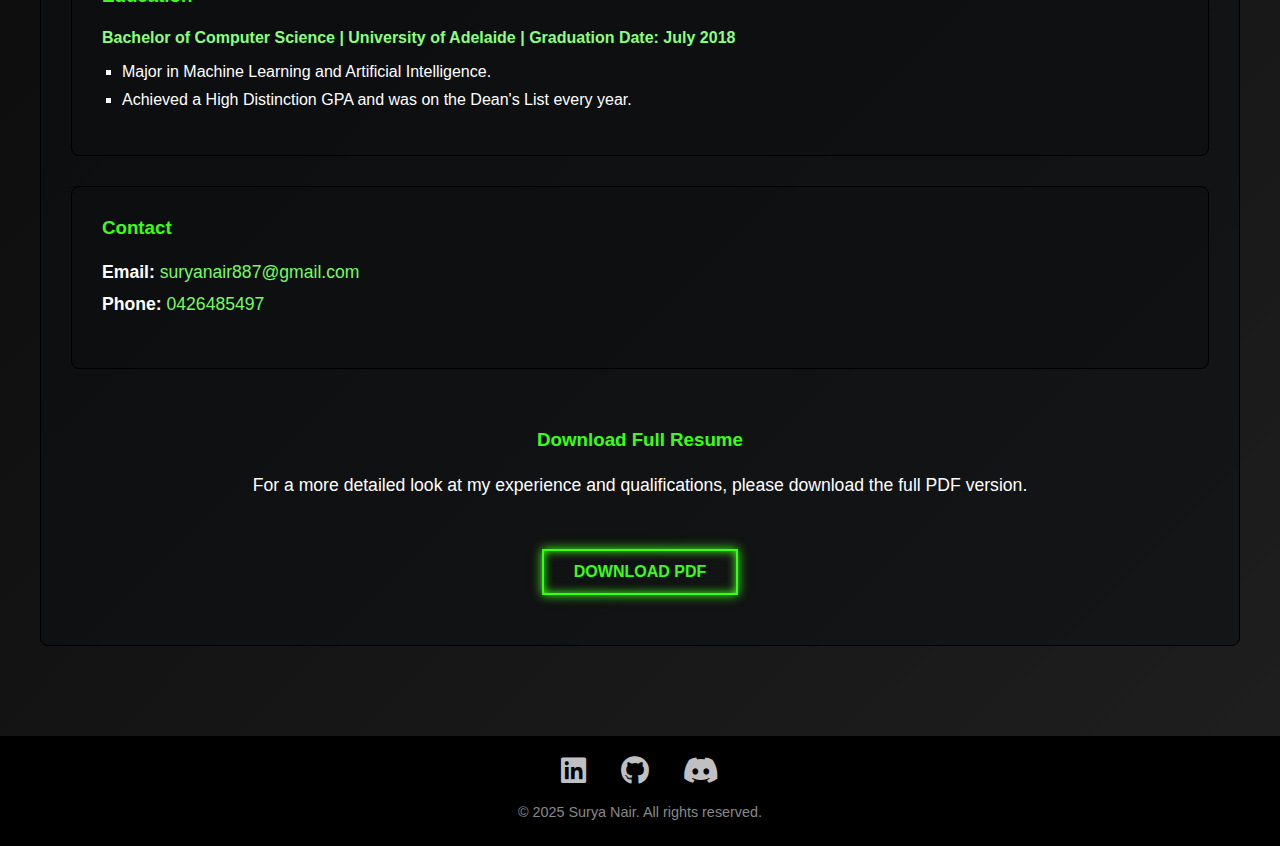
<file: Pages/SN_A4_resume.html>
<!-- Resume Page containing all employment related information and education details. -->
<!DOCTYPE html>
<html lang="en">
<head>
    <meta name="description" content="Surya Nair's resume showcasing extensive experience in game development, including gameplay design, level design, AI programming, and web development skills.">
    <meta name="keywords" content="Game Developer, Resume, Gameplay Design, Level Design, AI Programming, Web Development, Surya Nair">
    <meta name="author" content="Surya Nair">
    <meta charset="UTF-8">
    <meta name="viewport" content="width=device-width, initial-scale=1.0">
    <title>Resume - Surya Nair</title>
    <!-- Link to the external stylesheet -->
    <link rel="stylesheet" href="../CSS/style.css">
    <link rel="icon" href="../Images/Favicon.png" type="image/png">
</head>
<body>

    <div class="container">
        <header>
            <div class="logo-container">
                <h1 class="logo-text" data-text="SURYA NAIR">SURYA NAIR</h1>
                <p class="sub-logo-text">Game Developer</p>
            </div>
            <nav>
                <ul>
                    <li><a href="../index.html" data-page="home">Home</a></li>
                    <li><a href="SN_A4_resume.html" data-page="resume">Resume</a></li>
                    <li><a href="SN_A4_gameplay_skills.html" data-page="gameplay_skills">Gameplay Design</a></li>
                    <li><a href="SN_A4_leveldesign_skills.html" data-page="leveldesign_skills">Level Design</a></li>
                    <li><a href="SN_A4_ai_skills.html" data-page="ai_skills">AI Programming</a></li>
                    <li><a href="SN_A4_web_dev_skills.html" data-page="web_dev_skills">Web Skills</a></li>
                    <li><a href="SN_A4_contact.html" data-page="contact">Contact</a></li>
                </ul>
            </nav>
        </header>

        <main id="content">
            <!-- START of unique page content -->
            <section id="resume-content">
                <h2 class="glitch" data-text="Resume">Resume</h2>
                
                <!-- List of articles stylized for ease of reading and to ensure distinct sections -->
                <article class="resume-section">
                    <h3>Professional Summary</h3>
                    <p>Highly motivated and creative Game Designer/Developer with 22 years of experience in conceptualizing, prototyping, and implementing engaging gameplay mechanics and systems. Proficient in Unity and C#, with a strong foundation in level design, player experience (UX), and collaborative development within Agile environments. Seeking to leverage design skills and technical expertise to contribute to innovative projects at a leading online game company.</p>
                </article>

                <article class="resume-section">
                    <h3>Skills</h3>
                    <!-- Skills table for easy readability -->
                    <table class="skills-table">
                        <thead>
                            <tr>
                                <th>Area</th>
                                <th>Skills & Proficiencies</th>
                            </tr>
                        </thead>
                        <tbody>
                            <tr>
                                <td>Technical Skills</td>
                                <td>C# Programming, Gameplay Systems Design, Prototyping (Unity, Unreal Blueprints), Level Design & Implementation, Version Control (Git, Perforce), Agile/Scrum Methodologies, Basic C++</td>
                            </tr>
                            <tr>
                                <td>Software Proficiency</td>
                                <td>Unity Engine, Unreal Engine (Basic/Intermediate), Visual Studio / Rider, Figma / Adobe XD (UI/UX Mockups), Trello / Jira / Asana, Photoshop (Basic Asset Editing)</td>
                            </tr>
                            <tr>
                                <td>Design Skills</td>
                                <td>Game Mechanics Design, Player Progression Systems, Narrative Design Concepts, User Experience (UX) Focus, Documentation (GDDs)</td>
                            </tr>
                        </tbody>
                    </table>
                </article>

                <article class="resume-section">
                    <h3>Core Competencies</h3>
                    <ul>
                        <li>Strong ability to translate design concepts into functional gameplay prototypes.</li>
                        <li>Proven track record of collaborating effectively within cross-functional development teams.</li>
                        <li>Dedicated to creating intuitive and engaging player experiences through iterative design and testing.</li>
                        <li>Adaptable and quick learner, constantly exploring new game development technologies and methodologies.</li>
                    </ul>
                </article>

                <article class="resume-section">
                    <h3>Experience</h3>
                    <h4>Lead ML Dev | Machine Learning developer at Mars | New Mars Town, Colorado - Remote | Feb 2025 - Present</h4>
                    <ul>
                        <li>Handled Quality control for machine learning model outputs.</li>
                        <li>Responsible for training fellow team members on new pipelines and tools.</li>
                        <li>Generated 7 billion CryptoCash with success of proprietary ML models.</li>
                    </ul>
                    <h4>Senior IT Administrator | Glenunga International High School | Glenunga, Adelaide: South Australia | Feb 2022 - Feb 2024</h4>
                    <ul>
                        <li>Provided IT support for over 2400 students and staff.</li>
                        <li>Responsible for managing the school's network infrastructure and educational technologies.</li>
                    </ul>
                </article>
                
                <article class="resume-section">
                    <h3>Education</h3>
                    <h4>Bachelor of Computer Science | University of Adelaide | Graduation Date: July 2018</h4>
                    <ul>
                        <li>Major in Machine Learning and Artificial Intelligence.</li>
                        <li>Achieved a High Distinction GPA and was on the Dean's List every year.</li>
                    </ul>
                </article>

                <article class="resume-section" id="contact-info">
                    <h3>Contact</h3>
                    <p><strong>Email:</strong><a href="mailto:suryanair887@gmail.com"> suryanair887@gmail.com</a><br>
                    <strong>Phone:</strong><a href="tel:0426485497"> 0426485497</a></p>
                </article>
                
                <article class="download-section">
                    <h3>Download Full Resume</h3>
                    <p>For a more detailed look at my experience and qualifications, please download the full PDF version.</p>
                    <a href="../Documents/Resume.pdf" class="download-button" target="_blank" download="Resume.pdf">Download PDF</a>
                </article>
        
            </section>
            <!-- END of unique page content -->
        </main>
        
    </div>

     <footer>
            <div class="social-icons">
                <a href="https://www.linkedin.com/in/surya-nair-980b522b8" target="_blank" aria-label="LinkedIn"><i class="fab fa-linkedin"></i></a>
                <a href="https://github.com/SuryaNair1002?tab=overview&from=2025-06-01&to=2025-06-09" target="_blank" aria-label="GitHub"><i class="fab fa-github"></i></a>
                <a href="https://discord.gg/dAm7mzSR" target="_blank" aria-label="Discord"><i class="fab fa-discord"></i></a>
            </div>
            <p class="copyright">&copy; 2025 Surya Nair. All rights reserved.</p>
    </footer>
    
    <!-- Link to the external JavaScript file -->
    <script src="../JS/script.js"></script>
</body>
</html>
</file>
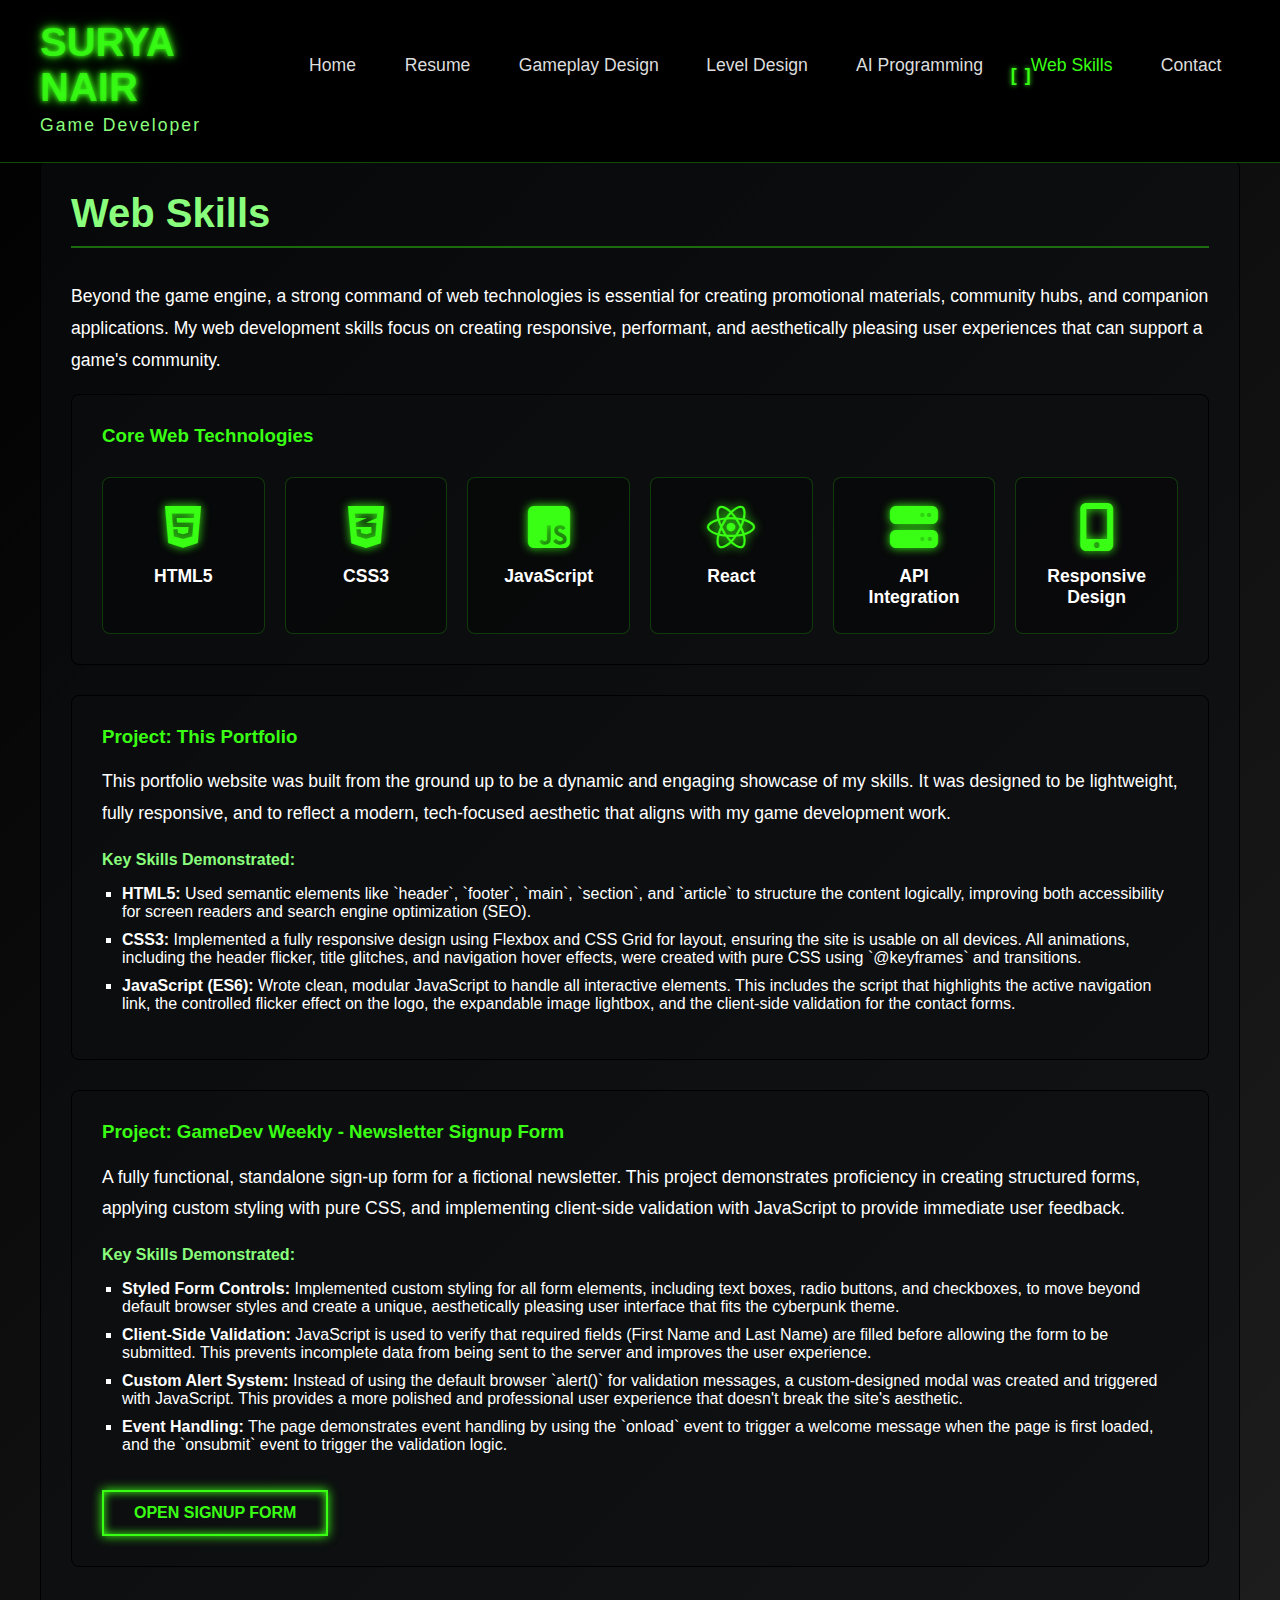
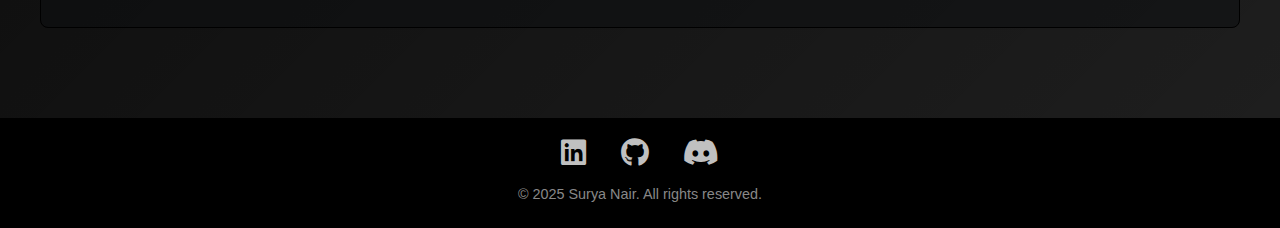
<file: Pages/SN_A4_web_dev_skills.html>
<!DOCTYPE html>
<html lang="en">
<head>
    <meta charset="UTF-8">
    <meta name="description" content="Web Development skills of Surya Nair, focusing on creating responsive and engaging web applications.">
    <meta name="keywords" content="Game Developer, Web Development, HTML, CSS, JavaScript, Portfolio">
    <meta name="author" content="Surya Nair">
    <meta name="viewport" content="width=device-width, initial-scale=1.0">
    <title>Web Skills - Surya Nair</title>
    <link rel="stylesheet" href="../CSS/style.css">
    <link rel="icon" href="../Images/Favicon.png" type="image/png">
</head>
<body>
    <div class="container">
        <header>
            <div class="logo-container">
                <h1 class="logo-text" data-text="SURYA NAIR">SURYA NAIR</h1>
                <p class="sub-logo-text">Game Developer</p>
            </div>
            <nav>
                <ul>
                    <li><a href="../index.html" data-page="home">Home</a></li>
                    <li><a href="SN_A4_resume.html" data-page="resume">Resume</a></li>
                    <li><a href="SN_A4_gameplay_skills.html" data-page="gameplay_skills">Gameplay Design</a></li>
                    <li><a href="SN_A4_leveldesign_skills.html" data-page="leveldesign_skills">Level Design</a></li>
                    <li><a href="SN_A4_ai_skills.html" data-page="ai_skills">AI Programming</a></li>
                    <li><a href="SN_A4_web_dev_skills.html" data-page="web_dev_skills">Web Skills</a></li>
                    <li><a href="SN_A4_contact.html" data-page="contact">Contact</a></li>
                </ul>
            </nav>
        </header>

        <main id="content">
            <!-- START of unique page content -->
            <section id="web-skills">
                <h2 class="glitch" data-text="Web Skills">Web Skills</h2>
                <p>Beyond the game engine, a strong command of web technologies is essential for creating promotional materials, community hubs, and companion applications. My web development skills focus on creating responsive, performant, and aesthetically pleasing user experiences that can support a game's community.</p>
                
                <article class="project">
                    <h3>Core Web Technologies</h3>
                    <div class="web-skills-grid">
                        <div class="skill-card">
                            <i class="fab fa-html5"></i>
                            <h4>HTML5</h4>
                        </div>
                        <div class="skill-card">
                            <i class="fab fa-css3-alt"></i>
                            <h4>CSS3</h4>
                        </div>
                        <div class="skill-card">
                            <i class="fab fa-js-square"></i>
                            <h4>JavaScript</h4>
                        </div>
                        <div class="skill-card">
                            <i class="fab fa-react"></i>
                            <h4>React</h4>
                        </div>
                        <div class="skill-card">
                            <i class="fas fa-server"></i>
                            <h4>API Integration</h4>
                        </div>
                        <div class="skill-card">
                            <i class="fas fa-mobile-alt"></i>
                            <h4>Responsive Design</h4>
                        </div>
                    </div>
                </article>

                <article class="project">
                    <h3>Project: This Portfolio</h3>
                    <p>This portfolio website was built from the ground up to be a dynamic and engaging showcase of my skills. It was designed to be lightweight, fully responsive, and to reflect a modern, tech-focused aesthetic that aligns with my game development work.</p>
                    <h4>Key Skills Demonstrated:</h4>
                    <ul>
                        <li><strong>HTML5:</strong> Used semantic elements like `header`, `footer`, `main`, `section`, and `article` to structure the content logically, improving both accessibility for screen readers and search engine optimization (SEO).</li>
                        <li><strong>CSS3:</strong> Implemented a fully responsive design using Flexbox and CSS Grid for layout, ensuring the site is usable on all devices. All animations, including the header flicker, title glitches, and navigation hover effects, were created with pure CSS using `@keyframes` and transitions.</li>
                        <li><strong>JavaScript (ES6):</strong> Wrote clean, modular JavaScript to handle all interactive elements. This includes the script that highlights the active navigation link, the controlled flicker effect on the logo, the expandable image lightbox, and the client-side validation for the contact forms.</li>
                    </ul>
                </article>

                <article class="project">
                    <h3>Project: GameDev Weekly - Newsletter Signup Form</h3>
                    <p>A fully functional, standalone sign-up form for a fictional newsletter. This project demonstrates proficiency in creating structured forms, applying custom styling with pure CSS, and implementing client-side validation with JavaScript to provide immediate user feedback.</p>
                    <h4>Key Skills Demonstrated:</h4>
                    <ul>
                        <li><strong>Styled Form Controls:</strong> Implemented custom styling for all form elements, including text boxes, radio buttons, and checkboxes, to move beyond default browser styles and create a unique, aesthetically pleasing user interface that fits the cyberpunk theme.</li>
                        <li><strong>Client-Side Validation:</strong> JavaScript is used to verify that required fields (First Name and Last Name) are filled before allowing the form to be submitted. This prevents incomplete data from being sent to the server and improves the user experience.</li>
                        <li><strong>Custom Alert System:</strong> Instead of using the default browser `alert()` for validation messages, a custom-designed modal was created and triggered with JavaScript. This provides a more polished and professional user experience that doesn't break the site's aesthetic.</li>
                        <li><strong>Event Handling:</strong> The page demonstrates event handling by using the `onload` event to trigger a welcome message when the page is first loaded, and the `onsubmit` event to trigger the validation logic.</li>
                    </ul>
                    <a href="newsletter_signup.html" target="_blank" class="download-button" style="display:inline-block; margin-top: 20px;">Open Signup Form</a>
                </article>
        
            </section>
            <!-- END of unique page content -->
        </main>
        
    </div>


     <footer>
            <div class="social-icons">
                <a href="https://www.linkedin.com/in/surya-nair-980b522b8" target="_blank" aria-label="LinkedIn"><i class="fab fa-linkedin"></i></a>
                <a href="https://github.com/SuryaNair1002?tab=overview&from=2025-06-01&to=2025-06-09" target="_blank" aria-label="GitHub"><i class="fab fa-github"></i></a>
                <a href="https://discord.gg/dAm7mzSR" target="_blank" aria-label="Discord"><i class="fab fa-discord"></i></a>
            </div>
            <p class="copyright">&copy; 2025 Surya Nair. All rights reserved.</p>
    </footer>

    <script src="../JS/script.js"></script>
</body>
</html>
</file>
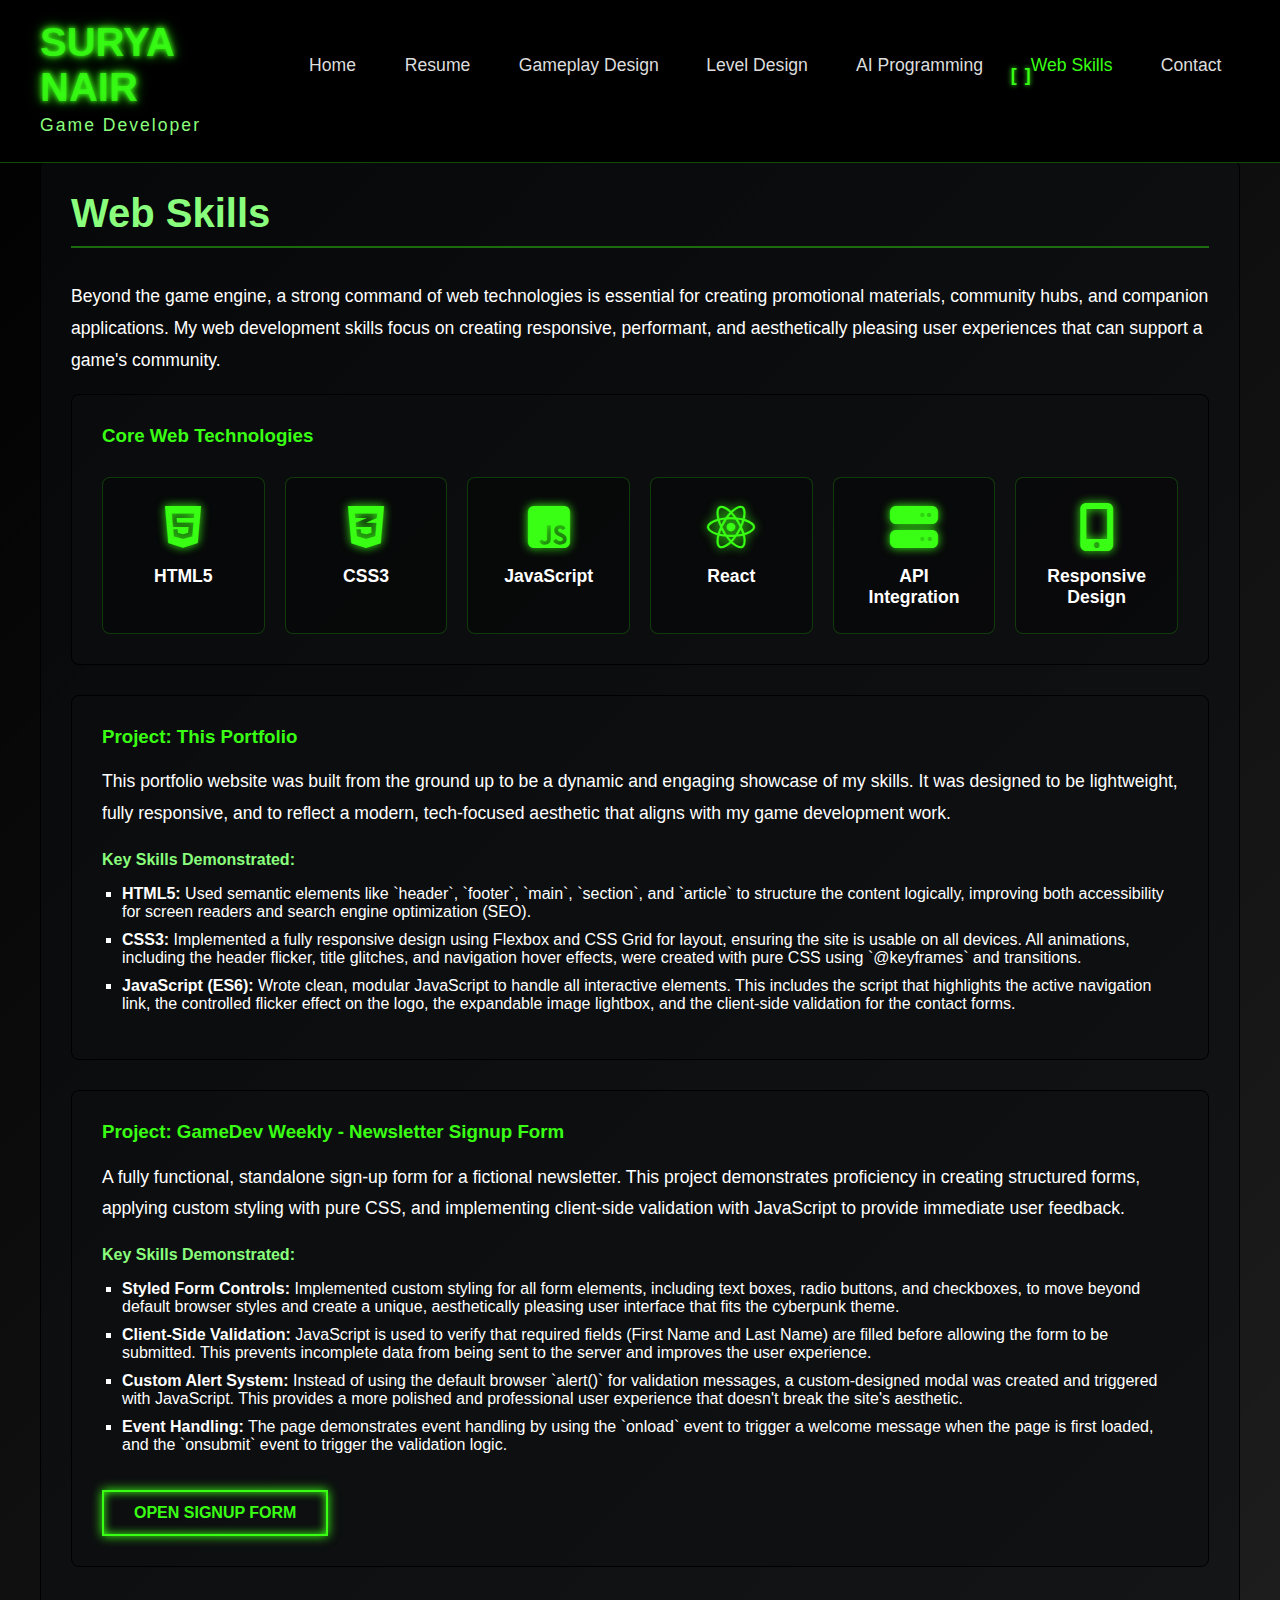
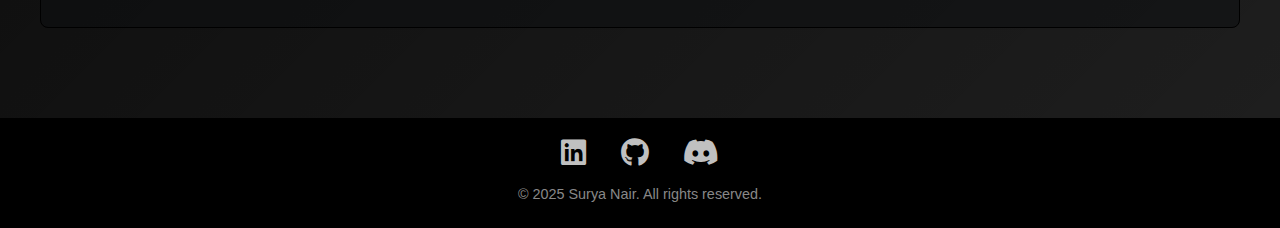
<file: Pages/web_dev_skills.html>
<!DOCTYPE html>
<html lang="en">
<head>
    <meta charset="UTF-8">
    <meta name="viewport" content="width=device-width, initial-scale=1.0">
    <title>Web Skills - Surya Nair</title>
    <link rel="stylesheet" href="../CSS/style.css">
    <link rel="icon" href="../Images/Favicon.png" type="image/png">
</head>
<body>
    <div class="container">
        <header>
            <div class="logo-container">
                <h1 class="logo-text" data-text="SURYA NAIR">SURYA NAIR</h1>
                <p class="sub-logo-text">Game Developer</p>
            </div>
            <nav>
                <ul>
                    <li><a href="../index.html" data-page="home">Home</a></li>
                    <li><a href="resume.html" data-page="resume">Resume</a></li>
                    <li><a href="gameplay_skills.html" data-page="gameplay_skills">Gameplay Design</a></li>
                    <li><a href="leveldesign_skills.html" data-page="leveldesign_skills">Level Design</a></li>
                    <li><a href="ai_skills.html" data-page="ai_skills">AI Programming</a></li>
                    <li><a href="web_dev_skills.html" data-page="web_dev_skills">Web Skills</a></li>
                    <li><a href="contact.html" data-page="contact">Contact</a></li>
                </ul>
            </nav>
        </header>

        <main id="content">
            <!-- START of unique page content -->
            <section id="web-skills">
                <h2 class="glitch" data-text="Web Skills">Web Skills</h2>
                <p>Beyond the game engine, a strong command of web technologies is essential for creating promotional materials, community hubs, and companion applications. My web development skills focus on creating responsive, performant, and aesthetically pleasing user experiences that can support a game's community.</p>
                
                <article class="project">
                    <h3>Core Web Technologies</h3>
                    <div class="web-skills-grid">
                        <div class="skill-card">
                            <i class="fab fa-html5"></i>
                            <h4>HTML5</h4>
                        </div>
                        <div class="skill-card">
                            <i class="fab fa-css3-alt"></i>
                            <h4>CSS3</h4>
                        </div>
                        <div class="skill-card">
                            <i class="fab fa-js-square"></i>
                            <h4>JavaScript</h4>
                        </div>
                        <div class="skill-card">
                            <i class="fab fa-react"></i>
                            <h4>React</h4>
                        </div>
                        <div class="skill-card">
                            <i class="fas fa-server"></i>
                            <h4>API Integration</h4>
                        </div>
                        <div class="skill-card">
                            <i class="fas fa-mobile-alt"></i>
                            <h4>Responsive Design</h4>
                        </div>
                    </div>
                </article>

                <article class="project">
                    <h3>Project: This Portfolio</h3>
                    <p>This portfolio website was built from the ground up to be a dynamic and engaging showcase of my skills. It was designed to be lightweight, fully responsive, and to reflect a modern, tech-focused aesthetic that aligns with my game development work.</p>
                    <h4>Key Skills Demonstrated:</h4>
                    <ul>
                        <li><strong>HTML5:</strong> Used semantic elements like `header`, `footer`, `main`, `section`, and `article` to structure the content logically, improving both accessibility for screen readers and search engine optimization (SEO).</li>
                        <li><strong>CSS3:</strong> Implemented a fully responsive design using Flexbox and CSS Grid for layout, ensuring the site is usable on all devices. All animations, including the header flicker, title glitches, and navigation hover effects, were created with pure CSS using `@keyframes` and transitions.</li>
                        <li><strong>JavaScript (ES6):</strong> Wrote clean, modular JavaScript to handle all interactive elements. This includes the script that highlights the active navigation link, the controlled flicker effect on the logo, the expandable image lightbox, and the client-side validation for the contact forms.</li>
                    </ul>
                </article>

                <article class="project">
                    <h3>Project: GameDev Weekly - Newsletter Signup Form</h3>
                    <p>A fully functional, standalone sign-up form for a fictional newsletter. This project demonstrates proficiency in creating structured forms, applying custom styling with pure CSS, and implementing client-side validation with JavaScript to provide immediate user feedback.</p>
                    <h4>Key Skills Demonstrated:</h4>
                    <ul>
                        <li><strong>Styled Form Controls:</strong> Implemented custom styling for all form elements, including text boxes, radio buttons, and checkboxes, to move beyond default browser styles and create a unique, aesthetically pleasing user interface that fits the cyberpunk theme.</li>
                        <li><strong>Client-Side Validation:</strong> JavaScript is used to verify that required fields (First Name and Last Name) are filled before allowing the form to be submitted. This prevents incomplete data from being sent to the server and improves the user experience.</li>
                        <li><strong>Custom Alert System:</strong> Instead of using the default browser `alert()` for validation messages, a custom-designed modal was created and triggered with JavaScript. This provides a more polished and professional user experience that doesn't break the site's aesthetic.</li>
                        <li><strong>Event Handling:</strong> The page demonstrates event handling by using the `onload` event to trigger a welcome message when the page is first loaded, and the `onsubmit` event to trigger the validation logic.</li>
                    </ul>
                    <a href="newsletter_signup.html" target="_blank" class="download-button" style="display:inline-block; margin-top: 20px;">Open Signup Form</a>
                </article>
        
            </section>
            <!-- END of unique page content -->
        </main>
        
    </div>


     <footer>
            <div class="social-icons">
                <a href="https://www.linkedin.com/in/surya-nair-980b522b8" target="_blank" aria-label="LinkedIn"><i class="fab fa-linkedin"></i></a>
                <a href="https://github.com/SuryaNair1002?tab=overview&from=2025-06-01&to=2025-06-09" target="_blank" aria-label="GitHub"><i class="fab fa-github"></i></a>
                <a href="https://discord.gg/dAm7mzSR" target="_blank" aria-label="Discord"><i class="fab fa-discord"></i></a>
            </div>
            <p class="copyright">&copy; 2025 Surya Nair. All rights reserved.</p>
    </footer>

    <script src="../JS/script.js"></script>
</body>
</html>
</file>
<file: CSS/style.css>
/*
================================================
TABLE OF CONTENTS
------------------------------------------------
1.  Imports & General Styles
    - @import
    - General Body Styles
    - Container Layout

2.  Header & Navigation
    - Header Layout
    - Logo
    - Navigation Link Styles (Cyber-Brackets)

3.  Main Content & Sections
    - Main Content Area
    - Hero Section
    - General Section & Project Styles

4.  Component Styles
    - Buttons (Download, Hero)
    - Skills Table
    - Web Dev Skills Grid
    - Glitch Effect

5.  Footer Styles
    - Footer Layout
    - Social Icons

6.  Form Styles
    - Form Container & Groups
    - Text Inputs & Textarea
    - Custom Radio/Checkbox Styles
    - Form Buttons

7.  Modal & Lightbox Styles
    - Image Lightbox/Modal
    - Custom Alert Modal

8.  Responsive Design
    - Media Queries for Mobile
    - Adjustments for Smaller Screens

9.  PRINT STYLES
   - These styles are only applied when the user prints the page.
   - They are designed to save ink and provide a clean, readable layout.
================================================
*/


/* --- 1. Imports & General Styles --- */


/* Import Icons to display various logos */
@import url('https://cdnjs.cloudflare.com/ajax/libs/font-awesome/6.5.1/css/all.min.css');

/* General Body Styles */
body {
    color: #ffffff;    /* pure white text for contrast and ease of reading */
    font-family: sans-serif;
    margin: 0;
    padding: 0;
    overflow-x: hidden;
    overflow-y: scroll;
    animation: bodyFadeIn 1s forwards;
    background: linear-gradient(135deg, #000000, #000000e0); /* Dark gradient background fading to a lighter tone */
    padding-top: 100px;
}

/* Special body style for the signup page */
body.signup-page {
    padding: 40px;
    display: flex;
    align-items: center;
    justify-content: center;
    min-height: 100vh;
}

/* Keyframes for body fade-in animation */
@keyframes bodyFadeIn {
    from { opacity: 0; }
    to { opacity: 1; }
}

/* Default Container Styles used for consistent layout */
.container {
    padding: 20px 40px;
    position: relative;
    z-index: 10;
    min-height: 100vh;
    display: flex;
    flex-direction: column;
    width: 100%;
    box-sizing: border-box;
}



/* 2. Header and Navigation */
header {
    display: flex;
    justify-content: space-between;
    align-items: center;
    border-bottom: 1px solid rgba(57, 255, 20, 0.3);   /* Neon green border at bottom of header allowing the contents below to be distinct */
    flex-shrink: 0;
    background-color: #000000;  /* Dark background for header */
    padding: 20px 40px;
    position: fixed;
    top: 0;
    left: 0;
    right: 0;
    z-index: 100;
}

/* Logo container for developer name and title */
.logo-container {
    text-align: left;
}

.logo-text {
    font-size: 2.5em;
    color: #37ff14d5;
    margin: 0;
    position: relative;
    text-shadow: 0 0 5px #39ff14, 0 0 10px #37ff14b8, 0 0 15px #37ff147e; /* Neon green glow effect */
}


.logo-text::before {
    content: attr(data-text);
    position: absolute;
    top: 0;
    left: 0;
    width: 100%;
    height: 100%;
    text-shadow: 2px 2px 2px rgba(255,0,0,0.5);
    clip-path: inset(50% 0 50% 0);
    animation: glitch-anim-2 3s infinite linear alternate-reverse; /* Glitch effect animation */
    color: #ff00de; /* Pink color for glitch effect */
}

/* Sub-logo text styles (Game Developer) title */
.sub-logo-text {
    color: #8aff7d;
    margin: 0;
    letter-spacing: 2px;
}

/* Navigation */
nav ul {
    list-style: none;
    margin: 0;
    padding: 0;
    display: flex;
}

nav li {
    margin-left: 10px;
}

nav a {
    color: #dddddd;
    text-decoration: none;
    font-family: sans-serif;
    font-size: 1.1em;
    padding: 10px 20px;
    transition: color 0.3s ease;
    position: relative;
}

nav a::before,
nav a::after {
    content: '[';
    position: absolute;
    top: 50%;
    color: #39ff14;
    font-weight: bold;
    opacity: 0;
    transition: all 0.4s ease;
    text-shadow: 0 0 5px #39ff14;
}
nav a::after {
    content: ']';
    right: 0;
    transform: translateY(-50%) translateX(10px);
}
nav a::before {
    left: 0;
    transform: translateY(-50%) translateX(-10px);
}

nav a:hover::before, nav a.active::before,
nav a:hover::after, nav a.active::after {
    opacity: 1;
    transform: translateY(-50%) translateX(0);
}

nav a:hover, nav a.active {
    color: #39ff14;
}


/* 3. Main Content & Sections */
main {
    padding: 40px 0;
    flex-grow: 1;
}

/* Hero Section Styles */
.hero-section {
    background: url('../Images/background.jpeg') no-repeat center center;
    background-size: cover;
    padding: 100px 40px;
    margin-bottom: 40px;
    border-radius: 8px;
    border: 1px solid rgba(57, 255, 20, 0.2);
    display: flex;
    align-items: center;
    justify-content: center;
    text-align: center;
    min-height: 50vh;
    box-shadow: inset 0 0 100px #0a0a14;
}

/* General Section and Project Article Styles */
section, .project, .contact-methods, .resume-section {
    background: rgba(12, 14, 15, 0.5);
    border: 0.5px solid #000000;
    padding: 30px;
    margin-bottom: 30px;
    border-radius: 8px;
}

h2 {
    font-family: sans-serif;
    color: #39ff14;
    border-bottom: 2px solid rgba(57, 255, 20, 0.4);
    padding-bottom: 10px;
    margin-top: 0;
    font-size: 2.5em;
}

h3 {
    font-family: sans-serif;
    color: #39ff14;
    margin-top: 0;
}

h4 {
    font-family: sans-serif;
    color: #8aff7d;
    margin-bottom: 10px;
}

p {
    line-height: 1.8;
    font-size: 1.1em;
    color: #ffffff;
}

ul {
    list-style-type: square;
    padding-left: 20px;
}

li {
    margin-bottom: 10px;
}

.media-placeholder {
    background-color: #00000044;
    border: 1px dashed rgba(57, 255, 20, 0.3);
    display: flex;
    align-items: center;
    justify-content: center;
    min-height: 200px;
    margin-top: 20px;
    border-radius: 4px;
}

a {
    color: #75fb61;
    text-decoration: none;
}
a:hover {
    text-shadow: 0 0 5px #75fb61;
}

/* 4. Component Styles */

.download-section {
    text-align: center;
    margin-top: 40px;
    padding: 20px;
    border-radius: 3px;
}
.download-button {
    display: inline-block;
    margin-top: 30px;
    padding: 12px 30px;
    border: 2px solid #39ff14;
    color: #39ff14;
    text-decoration: none !important;
    font-family: 'Orbitron', sans-serif;
    font-weight: bold;
    text-transform: uppercase;
    transition: all 0.3s ease;
    box-shadow: 0 0 10px #39ff14, inset 0 0 10px #39ff14;
}
.download-button:hover {
    background-color: #39ff14;
    color: #0a0a14;
    text-shadow: none;
    box-shadow: 0 0 20px #39ff14;
}


/* --- Table Styles --- */
.skills-table {
    width: 100%;
    border-collapse: collapse;
    margin-top: 20px;
}

.skills-table th, .skills-table td {
    border: 1px solid rgba(57, 255, 20, 0.3);
    padding: 15px;
    text-align: left;
}

.skills-table th {
    background-color: rgba(57, 255, 20, 0.1);
    font-family: 'Orbitron', sans-serif;
    color: #39ff14;
}

.skills-table td:first-child {
    font-weight: bold;
    color: #8aff7d;
    width: 30%;
}


/* Glitch effect for titles */
.glitch {
    color: #8aff7d;
    position: relative;
    user-select: none;
}
.glitch::before, .glitch::after {
    content: attr(data-text);
    position: absolute;
    top: 0;
    left: 0;
    width: 100%;
    height: 100%;
    background: transparent;
    overflow: hidden;
}
.glitch::before {
    left: 2px;
    text-shadow: -2px 0 #ff00de;
    clip-path: inset(50% 0 51% 0);
    animation: glitch-anim 2s infinite linear alternate-reverse;
}
.glitch::after {
    left: -2px;
    text-shadow: -2px 0 #00ffff, 2px 2px #ff00de;
    clip-path: inset(50% 0 51% 0);
    animation: glitch-anim-2 3s infinite linear alternate-reverse;
}

@keyframes glitch-anim {
    0% { clip-path: inset(44% 0 54% 0); }
    100% { clip-path: inset(52% 0 46% 0); }
}
@keyframes glitch-anim-2 {
    0% { clip-path: inset(18% 0 83% 0); }
    100% { clip-path: inset(84% 0 15% 0); }
}


/* 5. Footer Styles */

footer {
    padding: 20px 0;
    text-align: center;
    flex-shrink: 0;
    background-color: #000000;
    position: relative;
    z-index: 20;
    width: 100vw;
}

.social-icons {
    margin-bottom: 15px;
}

.social-icons a {
    font-size: 1.8em;
    color: #c0c0c0;
    margin: 0 15px;
    transition: all 0.3s ease;
    display: inline-flex;
    align-items: center;
}

.social-icons a:hover {
    color: #39ff14;
    text-shadow: 0 0 8px #39ff14;
    transform: scale(1.1);
}

.copyright {
    font-size: 0.9em;
    color: #888;
    margin: 0;
}

/* --- Web Dev Skills Grid --- */
.web-skills-grid {
    display: grid;
    grid-template-columns: repeat(auto-fit, minmax(150px, 1fr));
    gap: 20px;
    margin-top: 30px;
}

.skill-card {
    background: rgba(0, 0, 0, 0.3);
    border: 1px solid rgba(57, 255, 20, 0.2);
    border-radius: 8px;
    padding: 25px;
    text-align: center;
    transition: transform 0.3s ease, box-shadow 0.3s ease;
}

.skill-card:hover {
    transform: translateY(-5px);
    box-shadow: 0 5px 20px rgba(57, 255, 20, 0.2);
}

.skill-card i {
    font-size: 3em;
    color: #39ff14; /* Neon green */
    margin-bottom: 15px;
    text-shadow: 0 0 10px #39ff14;
}

.skill-card h4 {
    margin: 0;
    color: #ffffff;
    font-size: 1.1em;
}

/* 6. --- Form Styles --- */
.form-container {
    background: rgba(10, 20, 30, 0.8);
    border: 1px solid rgba(57, 255, 20, 0.3);
    padding: 40px;
    border-radius: 8px;
    box-shadow: 0 0 25px rgba(57, 255, 20, 0.1);
    max-width: 800px;
    width: 100%;
    box-sizing: border-box;
}

.form-container h1 {
    font-family: 'Orbitron', sans-serif;
    color: #39ff14;
    text-shadow: 0 0 5px #39ff14, 0 0 10px #39ff14;
    text-align: center;
    margin-top: 0;
}

.form-group {
    margin-bottom: 25px;
}

.form-group label {
    display: block;
    margin-bottom: 8px;
    font-family: 'Orbitron', sans-serif;
    color: #8aff7d;
}

.form-group label .required-info {
    color: #888;
    font-size: 0.8em;
    font-style: italic;
}

.form-group input[type="text"],
.form-group input[type="email"],
.form-group textarea {
    width: 100%;
    padding: 12px;
    background-color: #00000044;
    border: 1px solid rgba(57, 255, 20, 0.3);
    border-radius: 4px;
    color: #ffffff;
    font-family: 'Rajdhani', sans-serif;
    font-size: 1.1em;
    box-sizing: border-box;
    transition: all 0.3s ease;
}

.form-group input[type="text"]:focus,
.form-group input[type="email"]:focus,
.form-group textarea:focus {
    outline: none;
    border-color: #39ff14;
    box-shadow: 0 0 10px #39ff14;
}

/* Custom Radio/Checkbox Styles */
.radio-group, .checkbox-group {
    display: flex;
    flex-wrap: wrap;
    gap: 20px;
}

.radio-group div, .checkbox-group div {
    display: flex;
    align-items: center;
}

.radio-group label, .checkbox-group label {
    cursor: pointer;
    color: #ffffff;
    font-family: 'Rajdhani', sans-serif;
    display: inline-flex;
    align-items: center;
}

.radio-group input, .checkbox-group input {
    display: none;
}

.radio-group label::before, .checkbox-group label::before {
    content: '';
    width: 18px;
    height: 18px;
    border: 2px solid rgba(57, 255, 20, 0.5);
    margin-right: 10px;
    transition: all 0.2s ease;
}

.radio-group label::before {
    border-radius: 50%;
}
.checkbox-group label::before {
    border-radius: 3px;
}

.radio-group input:checked + label::before,
.checkbox-group input:checked + label::before {
    background-color: #39ff14;
    box-shadow: 0 0 8px #39ff14;
}

/* Button Styles */
.form-buttons {
    display: flex;
    gap: 20px;
    margin-top: 30px;
}

.form-buttons button {
    border: 2px solid #39ff14;
    color: #39ff14;
    box-shadow: 0 0 10px #39ff14, inset 0 0 10px #39ff14;
    padding: 12px 30px;
    background-color: transparent;
    text-decoration: none;
    font-family: 'Orbitron', sans-serif;
    font-weight: bold;
    text-transform: uppercase;
    transition: all 0.3s ease;
    cursor: pointer;
}
.form-buttons button:hover {
    background-color: #39ff14;
    color: #0a0a14;
    box-shadow: 0 0 20px #39ff14;
}


/* --- 7. Image Lightbox/Modal Styles --- */
.image-container {
    position: relative;
    margin-top: 20px;
    overflow: hidden;
    border-radius: 4px;
    cursor: pointer;
}

.project-image {
    width: 100%;
    height: 250px;
    object-fit: cover;
    object-position: center;
    border: 1px solid rgba(57, 255, 20, 0.2);
    transition: transform 0.3s ease;
    display: block;
}

.image-container:hover .project-image {
    transform: scale(1.05);
}

.expand-text {
    position: absolute;
    bottom: 0;
    left: 0;
    width: 100%;
    text-align: center;
    background: linear-gradient(to top, rgba(0,0,0,0.8), transparent);
    color: #ffffff;
    padding: 20px 0;
    font-family: 'Orbitron', sans-serif;
    font-size: 0.9em;
    opacity: 0;
    transition: opacity 0.3s ease;
    pointer-events: none;
    display: flex;
    align-items: flex-end;
    justify-content: center;
    gap: 8px;
}

.image-container:hover .expand-text {
    opacity: 1;
}

.image-modal-overlay {
    position: fixed;
    top: 0;
    left: 0;
    width: 100%;
    height: 100%;
    background: rgba(0, 0, 0, 0.9);
    display: flex;
    align-items: center;
    justify-content: center;
    z-index: 2000;
    opacity: 0;
    pointer-events: none;
    transition: opacity 0.4s ease;
    backdrop-filter: blur(8px);
}

.image-modal-overlay.visible {
    opacity: 1;
    pointer-events: all;
}

.image-modal-overlay img {
    max-width: 90vw;
    max-height: 90vh;
    box-shadow: 0 0 50px rgba(57, 255, 20, 0.4);
    border: 2px solid rgba(57, 255, 20, 0.5);
    border-radius: 4px;
    transform: scale(0.8);
    transition: transform 0.4s ease;
}

.image-modal-overlay.visible img {
    transform: scale(1);
}


/* Custom Modal Alert Styles */
.modal-overlay {
    background: rgba(0, 0, 0, 0.7);
    position: fixed;
    top: 0;
    left: 0;
    width: 100%;
    height: 100%;
    display: flex;
    align-items: center;
    justify-content: center;
    z-index: 1000;
    opacity: 0;
    pointer-events: none;
    transition: opacity 0.3s ease;
    backdrop-filter: blur(5px);
}

.modal-overlay.visible {
    opacity: 1;
    pointer-events: all;
}

.modal-content {
    background: rgba(10, 20, 30, 0.9);
    border: 1px solid rgba(57, 255, 20, 0.5);
    border-radius: 8px;
    padding: 40px;
    text-align: center;
    max-width: 400px;
    width: 90%;
    box-shadow: 0 0 25px rgba(57, 255, 20, 0.2);
    transform: scale(0.9);
    transition: transform 0.3s ease;
}

.modal-overlay.visible .modal-content {
    transform: scale(1);
}

.modal-content h3 {
    margin-top: 0;
}

.modal-content p {
    margin-bottom: 30px;
}

/* --- 8. Responsive Design --- */


/* Media Queries for Mobile */

@media (max-width: 1200px) {
    header {
        padding: 20px;
    }
    
    .logo-text {
        font-size: 2em;
    }
    
    nav ul {
        flex-direction: column;
        align-items: center;
    }
    
    nav li {
        margin: 5px 0;
    }
    
    .container {
        padding: 20px;
    }
}


@media (max-width: 768px) {
    body {
        padding-top: 0;
    }
    
    header {
        position: static;
        padding-left: 20px;
        padding-right: 20px;
        flex-direction: column;
        align-items: center;
    }
    
    footer {
        margin-left: -20px;
    }

    nav ul {
        flex-direction: column;
        align-items: center;
        margin-top: 20px;
    }
    nav li {
        margin: 10px 0;
    }
    .glitch {
        font-size: 2em;
    }
    .container {
      padding: 20px;
    }
}
/* --- 9. PRINT STYLES --- */
/* These styles are only applied when the user prints the page.
   They are designed to save ink and provide a clean, readable layout. */

@media print {

    body {
        /* Reset background and text colors for high contrast on paper */
        background: #ffffff !important;
        color: #000000 !important;
        /* Remove extra padding added for the fixed header */
        padding-top: 0 !important;
        /* Use a standard serif font for better readability on paper */
        font-family: 'Times New Roman', Times, serif;
        font-size: 12pt;
    }

    /* --- Element Visibility --- */
    /* Hide elements that are not useful on a printed page */
    header,
    footer,
    .scanlines,
    .download-button,
    .hero-link,
    .form-buttons,
    .media-placeholder,
    iframe,
    nav, /* Hide the entire navigation block */
    .image-container, /* Hide the container for project images */
    .project-image, /* Hide project images themselves */
    #image-modal, /* Hide the fullscreen image modal */
    .hero-section, /* Hide the decorative hero section */
    .modal-overlay, /* Hide form validation modals */
    .download-section { /* NEW: Hide the download resume section */
        display: none !important;
    }

    /* --- Layout Adjustments --- */
    /* Ensure the main container and content take up the full width */
    .container, main {
        width: 100% !important;
        padding: 0 !important;
        margin: 0 !important;
        min-height: auto !important;
    }

    /* Remove container styling to only show content */
    section, .project, .contact-methods, .resume-section {
        border: none !important; /* Hide container borders */
        box-shadow: none !important;
        background: none !important;
        padding: 0 0 20px 0 !important; /* Hide container padding but add space below */
        margin-bottom: 20px;
        /* Prevent sections from breaking across pages where possible */
        page-break-inside: avoid;
    }

    /* --- Text and Link Styles --- */
    /* Ensure all text is black and readable */
    h1, h2, h3, h4, p, li, a {
        color: #000 !important;
        text-shadow: none !important;
    }
    
    .glitch, .logo-text {
        border-bottom: 2px solid #000;
        color: #000 !important;
        animation: none !important; /* Disable animations */
    }
    
    .glitch::before, .glitch::after, .logo-text::before {
        display: none; /* Hide glitch effect elements */
    }
    
    /* Make links visible and show the full URL for reference */
    a {
        text-decoration: underline;
    }
    a[href]::after {
        content: " (" attr(href) ")";
        font-size: 0.8em;
        color: #555;
    }
    /* Don't show the URL for internal page links or javascript links */
    a[href^="#"]::after, a[href^="javascript:"]::after {
        content: "";
    }
    
    /* NEW: Remove underline and extra info from contact links */
    #contact-info a {
        text-decoration: none !important;
    }
    #contact-info a[href]::after {
        content: ""; /* Hides the URL text */
    }


    /* --- Component Styles for Print --- */
    .skills-table, .skills-table th, .skills-table td {
        border: 1px solid #999;
        page-break-inside: avoid;
        color: #000 !important; /* NEW: Ensure all table text is black */
    }
    .skills-table th {
        background-color: #eee !important;
    }
    
    .web-skills-grid {
        grid-template-columns: repeat(3, 1fr); /* Force a simple 3-column layout */
    }
    
    .skill-card {
        border: 1px solid #ccc;
        box-shadow: none;
    }
    
    .skill-card i {
        display: none; /* Hide icons to save ink */
    }
    
    /* --- Form Styles for Print --- */
    /* Hide the form itself, as it's not interactive on paper */
    form {
        display: none;
    }

}
</file>
